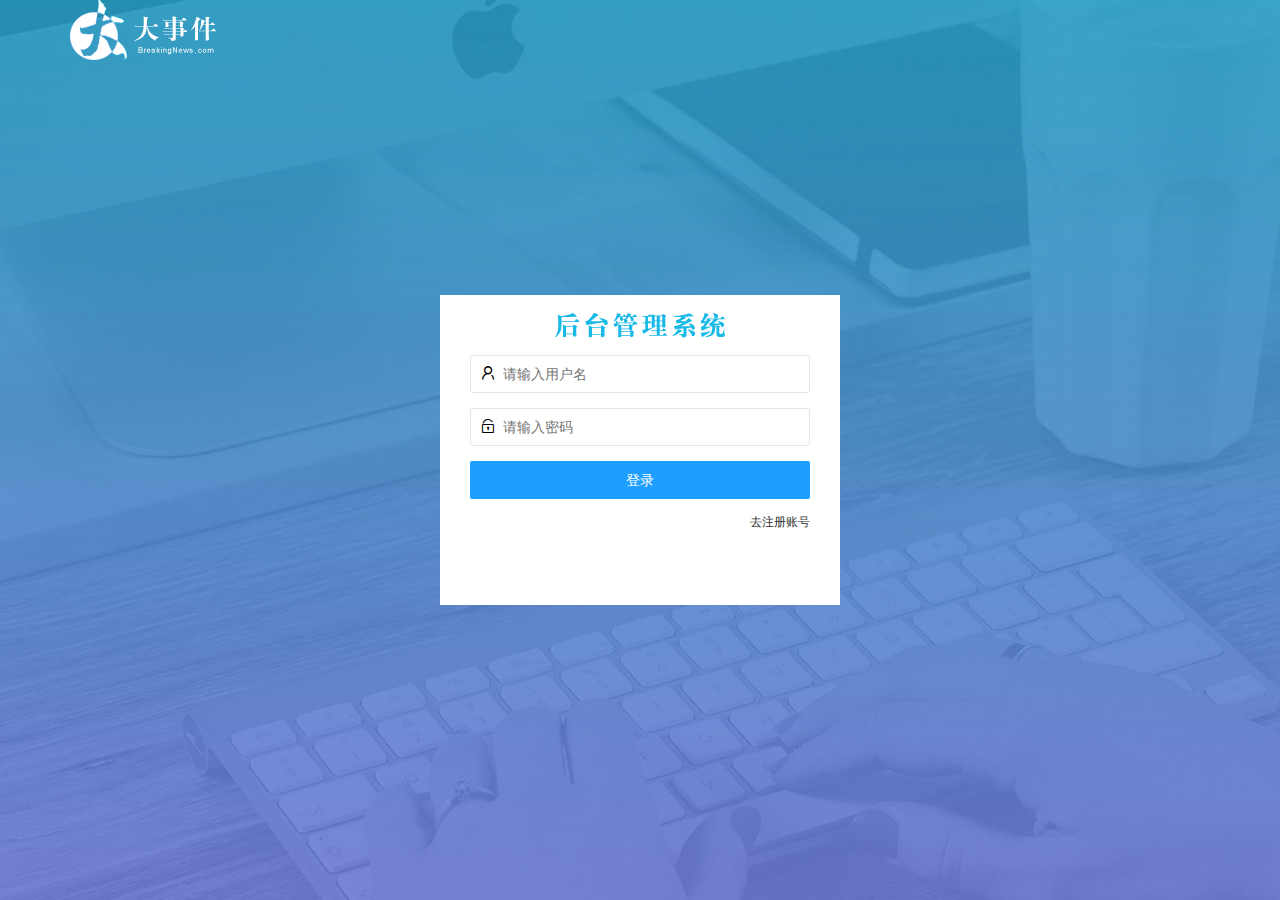
<file: login.html>
<!DOCTYPE html>
<html lang="en">

<head>
    <meta charset="UTF-8">
    <meta name="viewport" content="width=device-width, initial-scale=1.0">
    <title>大事件-登录/注册</title>
    <!-- 导入layUI文件 -->
    <link rel="stylesheet" href="./assets/lib/layui/css/layui.css">
    <!-- 导入自己的css样式 -->
    <link rel="stylesheet" href="./assets/css/login.css">
 
</head>

<body>
    <!-- 头部LOGO区域 -->
    <div class="layui-main">
        <img src="/assets/images/logo.png" alt="">
    </div>
    <!-- 登录注册区域 -->
    <div class="loginAndRegbox">
        <div class="title-box"></div>
        <!-- 登录的div -->
        <div class="login-box">
            <!-- 登录的表单 -->
            <form class="layui-form" id="form_login">
                <!-- 用户名 -->
                <div class="layui-form-item">
                    <i class="layui-icon layui-icon-username"></i>
                    <input type="text" name="username" required lay-verify="required" placeholder="请输入用户名"
                        autocomplete="off" class="layui-input" />
                </div>
                <!-- 密码 -->
                <div class="layui-form-item">
                    <i class="layui-icon layui-icon-password"></i>
                    <input type="password" name="password" required lay-verify="required|pwd" placeholder="请输入密码"
                        autocomplete="off" class="layui-input" />
                </div>
                <!-- 登录按钮 -->
                <div class="layui-form-item">
                    <!-- 注意：表单提交按钮和普通按钮的区别，就是 lay-submit 属性 -->
                    <button class="layui-btn layui-btn-fluid layui-btn-normal" lay-submit>登录</button>
                </div>
                <div class="layui-form-item links">
                    <a href="javascript:;" id="link_reg">去注册账号</a>
                </div>
            </form>
           
        </div>
        <!-- 注册的div -->
        <div class="reg-box">
            <!-- 注册的表单 -->
            <form class="layui-form" id="form_reg">
                <!-- 用户名 -->
                <div class="layui-form-item">
                    <i class="layui-icon layui-icon-username"></i>
                    <input type="text" name="username" required lay-verify="required" placeholder="请输入用户名"
                        autocomplete="off" class="layui-input" />
                </div>
                <!-- 密码 -->
                <div class="layui-form-item">
                    <i class="layui-icon layui-icon-password"></i>
                    <input type="password" name="password" required lay-verify="required|pwd" placeholder="请输入密码"
                        autocomplete="off" class="layui-input" />
                </div>
                <!-- 确认密码 -->
                <div class="layui-form-item">
                    <i class="layui-icon layui-icon-password"></i>
                    <input type="password" name="repassword" required lay-verify="required|pwd|repwd" placeholder="再次确认密码"
                        autocomplete="off" class="layui-input" />
                </div>
                <!-- 注册按钮 -->
                <div class="layui-form-item">
                    <!-- 注意：表单提交按钮和普通按钮的区别，就是 lay-submit 属性 -->
                    <button class="layui-btn layui-btn-fluid layui-btn-normal" lay-submit>注册</button>
                </div>
                <div class="layui-form-item links">
                    <a href="javascript:;" id="link_login">去登录账号</a>
                </div>
            </form>
            

        </div>
    </div>

       <!-- 导入jquery文件 -->
       <script src="./assets/lib/jquery.js"></script>
       <!-- 导入自己写的js文件 -->
       <script src="./assets/js/login.js"></script>
       <!-- 导入layui的js文件 -->
       <script src="./assets/lib/layui/layui.all.js"></script>
       <!-- 导入baseAPI.js文件 -->
       <script src="./assets/js/baseAPI.js"></script>
</body>

</html>
</file>
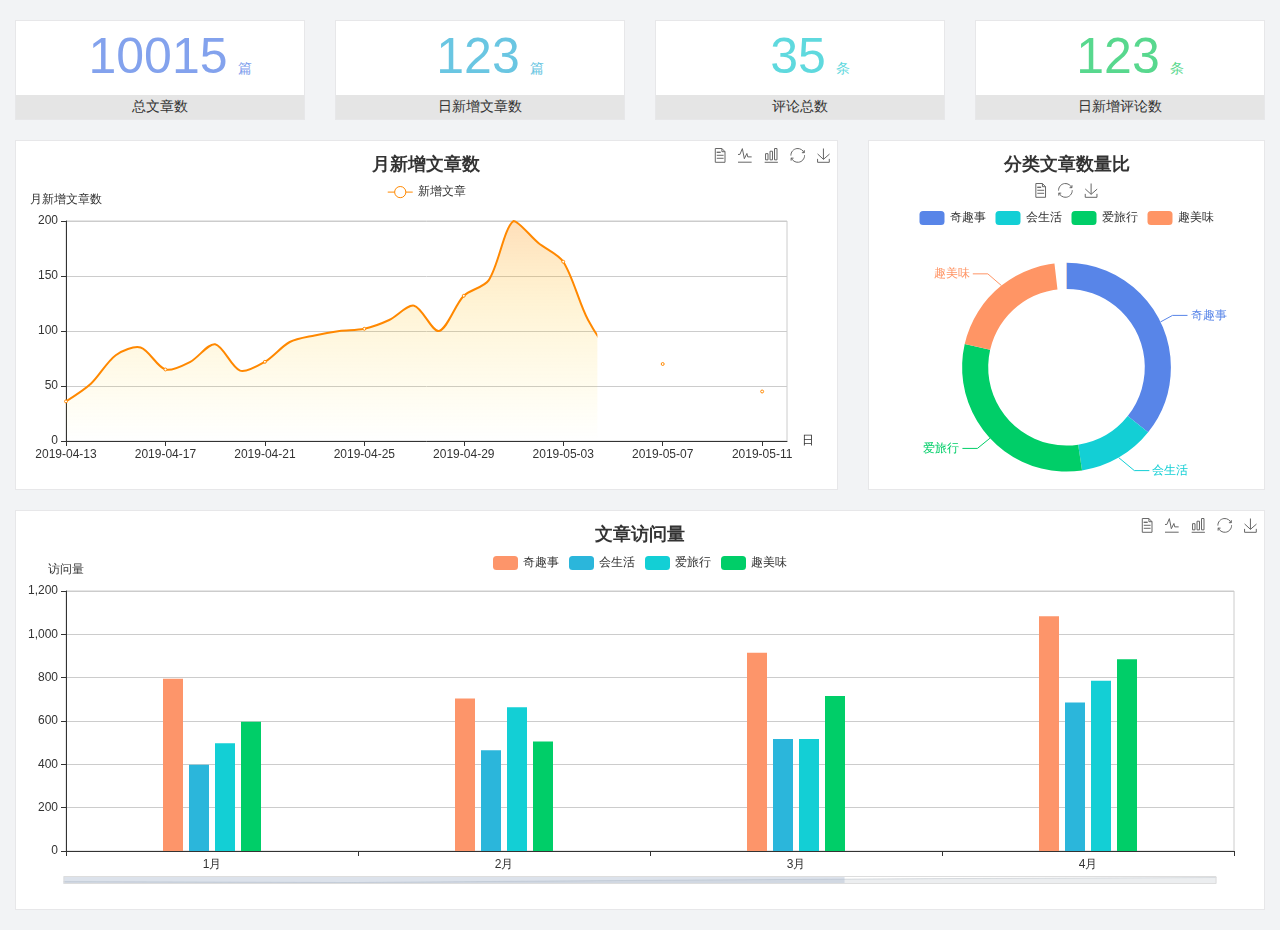
<file: home/dashboard.html>
<!DOCTYPE html>
<html lang="en">

<head>
  <meta charset="UTF-8">
  <meta name="viewport" content="width=device-width, initial-scale=1.0">
  <meta http-equiv="X-UA-Compatible" content="ie=edge">
  <title>图表统计</title>
  <link rel="stylesheet" href="../../assets/lib/bootstrap.css" />
  <link rel="stylesheet" href="../../assets/lib/main.css" />
  <script src="../../assets/lib/jquery.js"></script>
  <script type="text/javascript" src="../../assets/lib/echarts.min.js"></script>
</head>

<body>
  <div class="container-fluid">
    <div class="row spannel_list">
      <div class="col-sm-3 col-xs-6">
        <div class="spannel">
          <em>10015</em><span>篇</span>
          <b>总文章数</b>
        </div>
      </div>
      <div class="col-sm-3 col-xs-6">
        <div class="spannel scolor01">
          <em>123</em><span>篇</span>
          <b>日新增文章数</b>
        </div>
      </div>
      <div class="col-sm-3 col-xs-6">
        <div class="spannel scolor02">
          <em>35</em><span>条</span>
          <b>评论总数</b>
        </div>
      </div>
      <div class="col-sm-3 col-xs-6">
        <div class="spannel scolor03">
          <em>123</em><span>条</span>
          <b>日新增评论数</b>
        </div>
      </div>
    </div>
  </div>

  <div class="container-fluid">
    <div class="row curve-pie">
      <div class="col-lg-8 col-md-8">
        <div class="gragh_pannel" id="curve_show"></div>
      </div>
      <div class="col-lg-4 col-md-4">
        <div class="gragh_pannel" id="pie_show"></div>
      </div>
    </div>
  </div>

  <div class="container-fluid">
    <div class="column_pannel" id="column_show"></div>
  </div>

  <script>
    var oChart = echarts.init(document.getElementById('curve_show'));
    var aList_all = [
      { 'count': 36, 'date': '2019-04-13' },
      { 'count': 52, 'date': '2019-04-14' },
      { 'count': 78, 'date': '2019-04-15' },
      { 'count': 85, 'date': '2019-04-16' },
      { 'count': 65, 'date': '2019-04-17' },
      { 'count': 72, 'date': '2019-04-18' },
      { 'count': 88, 'date': '2019-04-19' },
      { 'count': 64, 'date': '2019-04-20' },
      { 'count': 72, 'date': '2019-04-21' },
      { 'count': 90, 'date': '2019-04-22' },
      { 'count': 96, 'date': '2019-04-23' },
      { 'count': 100, 'date': '2019-04-24' },
      { 'count': 102, 'date': '2019-04-25' },
      { 'count': 110, 'date': '2019-04-26' },
      { 'count': 123, 'date': '2019-04-27' },
      { 'count': 100, 'date': '2019-04-28' },
      { 'count': 132, 'date': '2019-04-29' },
      { 'count': 146, 'date': '2019-04-30' },
      { 'count': 200, 'date': '2019-05-01' },
      { 'count': 180, 'date': '2019-05-02' },
      { 'count': 163, 'date': '2019-05-03' },
      { 'count': 110, 'date': '2019-05-04' },
      { 'count': 80, 'date': '2019-05-05' },
      { 'count': 82, 'date': '2019-05-06' },
      { 'count': 70, 'date': '2019-05-07' },
      { 'count': 65, 'date': '2019-05-08' },
      { 'count': 54, 'date': '2019-05-09' },
      { 'count': 40, 'date': '2019-05-10' },
      { 'count': 45, 'date': '2019-05-11' },
      { 'count': 38, 'date': '2019-05-12' },
    ];

    let aCount = [];
    let aDate = [];

    for (var i = 0; i < aList_all.length; i++) {
      aCount.push(aList_all[i].count);
      aDate.push(aList_all[i].date);
    }

    var chartopt = {
      title: {
        text: '月新增文章数',
        left: 'center',
        top: '10'
      },
      tooltip: {
        trigger: 'axis'
      },
      legend: {
        data: ['新增文章'],
        top: '40'
      },
      toolbox: {
        show: true,
        feature: {
          mark: { show: true },
          dataView: { show: true, readOnly: false },
          magicType: { show: true, type: ['line', 'bar'] },
          restore: { show: true },
          saveAsImage: { show: true }
        }
      },
      calculable: true,
      xAxis: [
        {
          name: '日',
          type: 'category',
          boundaryGap: false,
          data: aDate
        }
      ],
      yAxis: [
        {
          name: '月新增文章数',
          type: 'value'
        }
      ],
      series: [
        {
          name: '新增文章',
          type: 'line',
          smooth: true,
          itemStyle: { normal: { areaStyle: { type: 'default' }, color: '#f80' }, lineStyle: { color: '#f80' } },
          data: aCount
        }],
      areaStyle: {
        normal: {
          color: new echarts.graphic.LinearGradient(0, 0, 0, 1, [{
            offset: 0,
            color: 'rgba(255,136,0,0.39)'
          }, {
            offset: .34,
            color: 'rgba(255,180,0,0.25)'
          }, {
            offset: 1,
            color: 'rgba(255,222,0,0.00)'
          }])

        }
      },
      grid: {
        show: true,
        x: 50,
        x2: 50,
        y: 80,
        height: 220
      }
    };

    oChart.setOption(chartopt);


    var oPie = echarts.init(document.getElementById('pie_show'));
    var oPieopt =
    {
      title: {
        top: 10,
        text: '分类文章数量比',
        x: 'center'
      },
      tooltip: {
        trigger: 'item',
        formatter: "{a} <br/>{b} : {c} ({d}%)"
      },
      color: ['#5885e8', '#13cfd5', '#00ce68', '#ff9565'],
      legend: {
        x: 'center',
        top: 65,
        data: ['奇趣事', '会生活', '爱旅行', '趣美味']
      },
      toolbox: {
        show: true,
        x: 'center',
        top: 35,
        feature: {
          mark: { show: true },
          dataView: { show: true, readOnly: false },
          magicType: {
            show: true,
            type: ['pie', 'funnel'],
            option: {
              funnel: {
                x: '25%',
                width: '50%',
                funnelAlign: 'left',
                max: 1548
              }
            }
          },
          restore: { show: true },
          saveAsImage: { show: true }
        }
      },
      calculable: true,
      series: [
        {
          name: '访问来源',
          type: 'pie',
          radius: ['45%', '60%'],
          center: ['50%', '65%'],
          data: [
            { value: 300, name: '奇趣事' },
            { value: 100, name: '会生活' },
            { value: 260, name: '爱旅行' },
            { value: 180, name: '趣美味' }
          ]
        }
      ]
    };
    oPie.setOption(oPieopt);



    var oColumn = this.echarts.init(document.getElementById('column_show'));
    var oColumnopt =
    {
      title: {
        text: '文章访问量',
        left: 'center',
        top: '10'
      },
      tooltip: {
        trigger: 'axis'
      },
      legend: {
        data: ['奇趣事', '会生活', '爱旅行', '趣美味'],
        top: '40'
      },
      toolbox: {
        show: true,
        feature: {
          mark: { show: true },
          dataView: { show: true, readOnly: false },
          magicType: { show: true, type: ['line', 'bar'] },
          restore: { show: true },
          saveAsImage: { show: true }
        }
      },
      calculable: true,
      xAxis: [
        {
          type: 'category',
          data: ['1月', '2月', '3月', '4月', '5月']
        }
      ],
      yAxis: [
        {
          name: '访问量',
          type: 'value'
        }
      ],
      series: [
        {
          name: '奇趣事',
          type: 'bar',
          barWidth: 20,
          itemStyle: {
            normal: { areaStyle: { type: 'default' }, color: '#fd956a' }
          },
          data: [800, 708, 920, 1090, 1200]
        },
        {
          name: '会生活',
          type: 'bar',
          barWidth: 20,
          itemStyle: {
            normal: { areaStyle: { type: 'default' }, color: '#2bb6db' }
          },
          data: [400, 468, 520, 690, 800]
        },
        {
          name: '爱旅行',
          type: 'bar',
          barWidth: 20,
          itemStyle: {
            normal: { areaStyle: { type: 'default' }, color: '#13cfd5' }
          },
          data: [500, 668, 520, 790, 900]
        },
        {
          name: '趣美味',
          type: 'bar',
          barWidth: 20,
          itemStyle: {
            normal: { areaStyle: { type: 'default' }, color: '#00ce68' }
          },
          data: [600, 508, 720, 890, 1000]
        }
      ],
      grid: {
        show: true,
        x: 50,
        x2: 30,
        y: 80,
        height: 260
      },
      dataZoom: [//给x轴设置滚动条
        {
          start: 0,//默认为0
          end: 100 - 1000 / 31,//默认为100
          type: 'slider',
          show: true,
          xAxisIndex: [0],
          handleSize: 0,//滑动条的 左右2个滑动条的大小
          height: 8,//组件高度
          left: 45, //左边的距离
          right: 50,//右边的距离
          bottom: 26,//右边的距离
          handleColor: '#ddd',//h滑动图标的颜色
          handleStyle: {
            borderColor: "#cacaca",
            borderWidth: "1",
            shadowBlur: 2,
            background: "#ddd",
            shadowColor: "#ddd",
          }
        }]
    };
    oColumn.setOption(oColumnopt);
  </script>
</body>

</html>
</file>
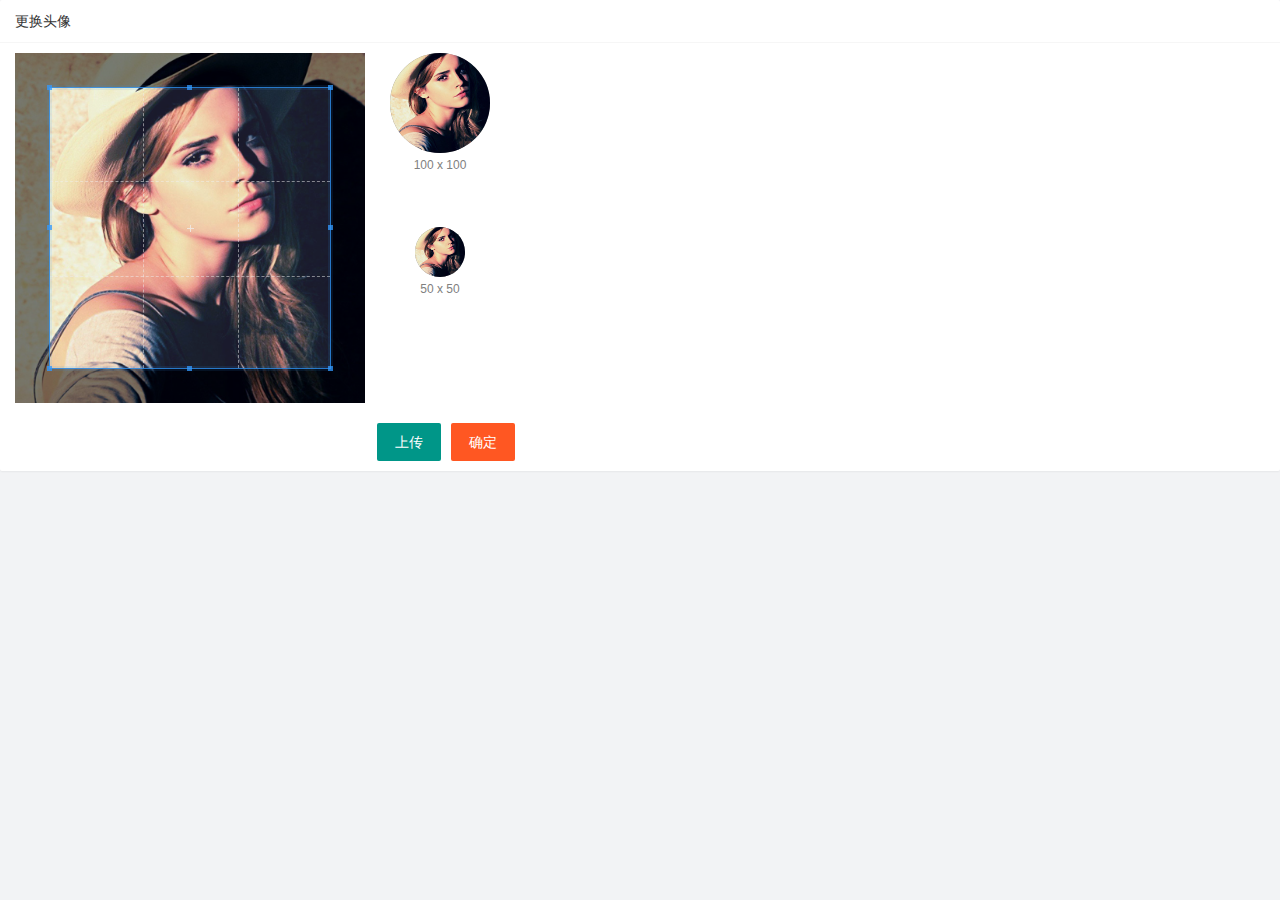
<file: user/user_avatar.html>
<!DOCTYPE html>
<html lang="en">
<head>
    <meta charset="UTF-8">
    <meta name="viewport" content="width=device-width, initial-scale=1.0">
    <title>Document</title>
    <link rel="stylesheet" href="/user/css/user_avatar.css">
    <link rel="stylesheet" href="/assets/lib/layui/css/layui.css">
    <link rel="stylesheet" href="/assets/lib/cropper/cropper.css">
</head>
<body>
    <div class="layui-card">
        <div class="layui-card-header">更换头像</div>
        <div class="layui-card-body">
            <!-- 第一行的图片裁剪和预览区域 -->
            <div class="row1">
              <!-- 图片裁剪区域 -->
              <div class="cropper-box">
                <!-- 这个 img 标签很重要，将来会把它初始化为裁剪区域 -->
                <img id="image" src="/assets/images/sample.jpg" />
              </div>
              <!-- 图片的预览区域 -->
              <div class="preview-box">
                <div>
                  <!-- 宽高为 100px 的预览区域 -->
                  <div class="img-preview w100"></div>
                  <p class="size">100 x 100</p>
                </div>
                <div>
                  <!-- 宽高为 50px 的预览区域 -->
                  <div class="img-preview w50"></div>
                  <p class="size">50 x 50</p>
                </div>
              </div>
            </div>
    
            <!-- 第二行的按钮区域 -->
            <div class="row2">
              <!-- 通过 accept 属性，可以指定，允许用户选择什么类型的文件 -->
              <input type="file" id="file" accept="image/png,image/jpeg" />
              <button type="button" class="layui-btn" id="btnChooseImage">上传</button>
              <button type="button" class="layui-btn layui-btn-danger" id="btnUpload">确定</button>
            </div>
          </div>
      </div>

      <script src="/assets/lib/layui/layui.all.js"></script>
      <script src="/assets/lib/jquery.js"></script>
      <script src="/assets/lib/cropper/Cropper.js"></script>
      <script src="/assets/lib/cropper/jquery-cropper.js"></script>
      <script src="/user/js/user_avatar.js"></script>
      <script src="/assets/js/baseAPI.js"></script>
</body>
</html>
</file>
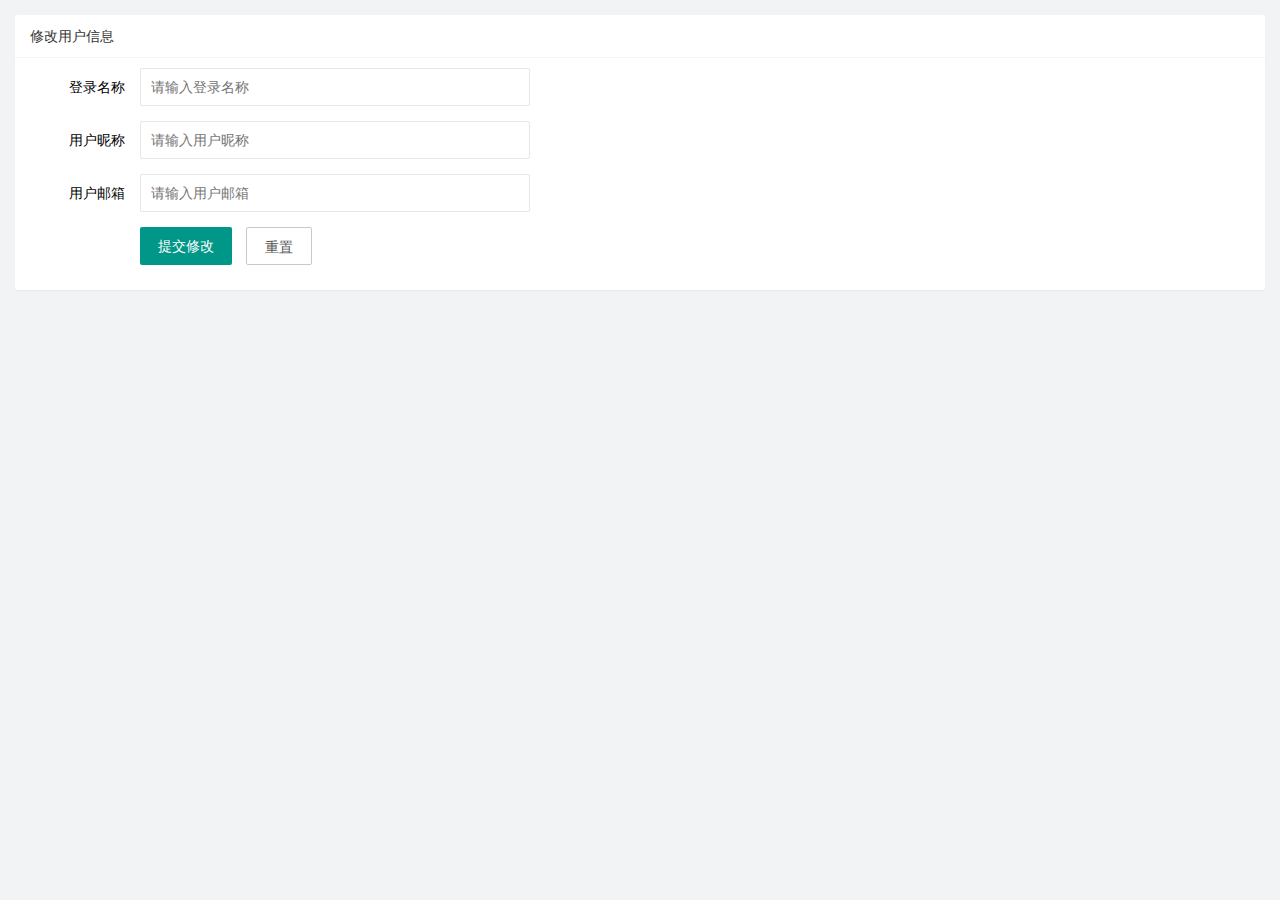
<file: user/user_info.html>
<!DOCTYPE html>
<html lang="en">

<head>
    <meta charset="UTF-8">
    <meta name="viewport" content="width=device-width, initial-scale=1.0">
    <title>Document</title>
    <!-- 导入layui的css样式 -->
    <link rel="stylesheet" href="/assets/lib/layui/css/layui.css">
    <!-- 导入自己的css样式表 -->
    <link rel="stylesheet" href="/user/css/user_info.css">
</head>

<body>
    <div class="layui-card">
        <div class="layui-card-header">修改用户信息</div>
        <div class="layui-card-body">
            <form class="layui-form" lay-filter="formUserInfo">
                <!-- 隐藏域 -->
                <input type="hidden" name="id" value="">
                <div class="layui-form-item">
                    <label class="layui-form-label">登录名称</label>
                    <div class="layui-input-block">
                        <input type="text" name="username" required lay-verify="required" placeholder="请输入登录名称"
                            autocomplete="off" class="layui-input" readonly>
                    </div>
                </div>
                <div class="layui-form-item">
                    <label class="layui-form-label">用户昵称</label>
                    <div class="layui-input-block">
                        <input type="text" name="nickname" required lay-verify="required|nickname" placeholder="请输入用户昵称"
                            autocomplete="off" class="layui-input">
                    </div>
                </div>
                <div class="layui-form-item">
                    <label class="layui-form-label">用户邮箱</label>
                    <div class="layui-input-block">
                        <input type="text" name="email" required lay-verify="required|email" placeholder="请输入用户邮箱"
                            autocomplete="off" class="layui-input">
                    </div>
                </div>
                <div class="layui-form-item">
                    <div class="layui-input-block">
                        <button class="layui-btn" lay-submit lay-filter="formDemo">提交修改</button>
                        <button type="reset" class="layui-btn layui-btn-primary" id="btnReset">重置</button>
                    </div>
                </div>
            </form>
        </div>
    </div>

    <!-- 导入layui的js -->
    <script src="/assets/lib/layui/layui.all.js"></script>
    <!-- 导入jquery文件 -->
    <script src="/assets/lib/jquery.js"></script>
    <!-- 导入自己写的js文件 -->
    <script src="/user/js/user_info.js"></script>
    <!-- 导入baseAPI文件 -->
    <script src="/assets/js/baseAPI.js"></script>
</body>

</html>
</file>
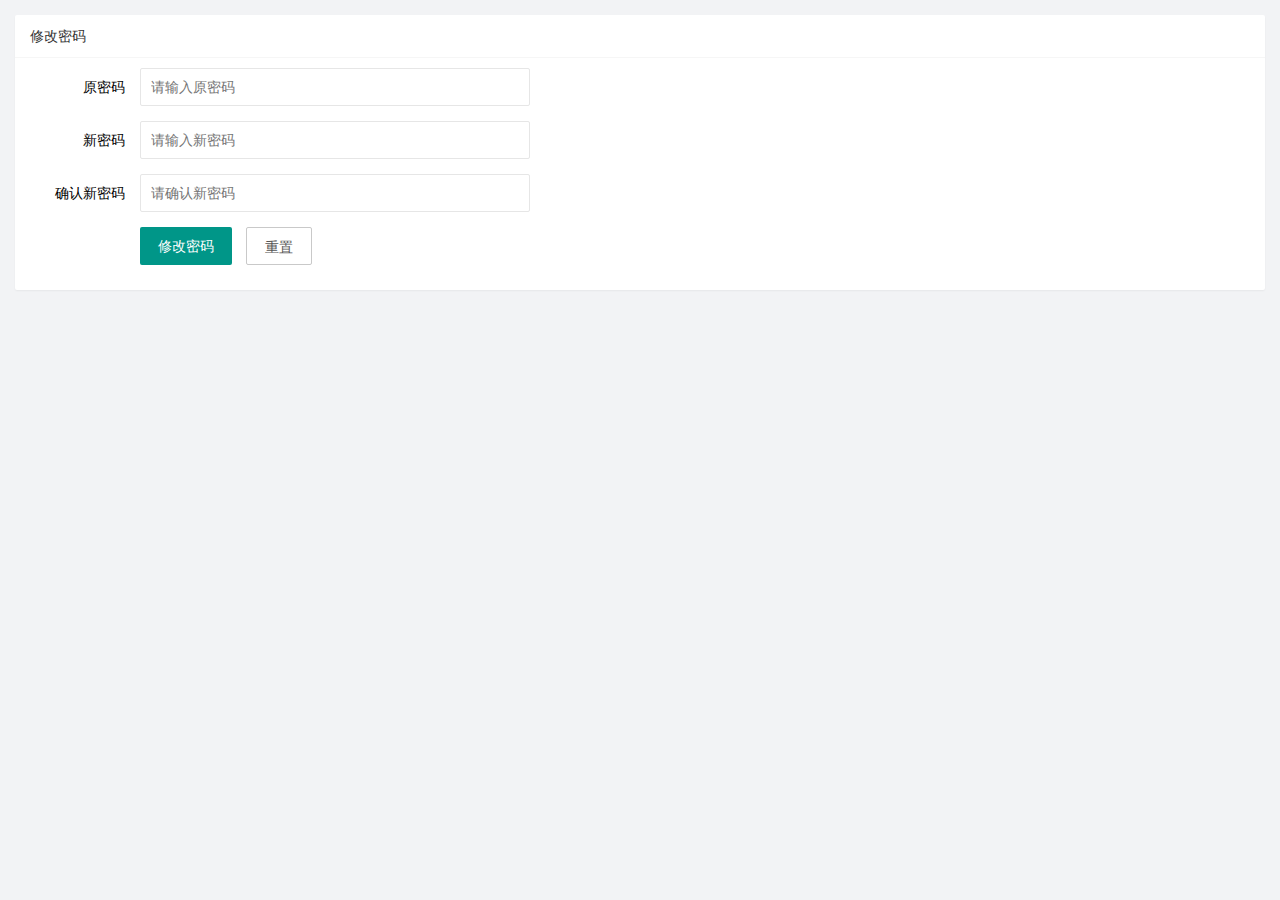
<file: user/user_pwd.html>
<!DOCTYPE html>
<html lang="en">
<head>
    <meta charset="UTF-8">
    <meta name="viewport" content="width=device-width, initial-scale=1.0">
    <title>Document</title>
     <!-- 导入layui的css样式 -->
     <link rel="stylesheet" href="/assets/lib/layui/css/layui.css">
     <!-- 导入自己的css样式表 -->
     <link rel="stylesheet" href="/user/css/user_pwd.css">
</head>
<body>
    <div class="layui-card">
        <div class="layui-card-header">修改密码</div>
        <div class="layui-card-body">
            <form class="layui-form" >
                <input type="hidden" name="id" value="">
                <div class="layui-form-item">
                    <label class="layui-form-label">原密码</label>
                    <div class="layui-input-block">
                        <input type="password" name="oldPwd" required lay-verify="required|pwd" placeholder="请输入原密码"
                            autocomplete="off" class="layui-input" >
                    </div>
                </div>
                <div class="layui-form-item">
                    <label class="layui-form-label">新密码</label>
                    <div class="layui-input-block">
                        <input type="password" name="newPwd" required lay-verify="required|pwd|samePwd" placeholder="请输入新密码"
                            autocomplete="off" class="layui-input">
                    </div>
                </div>
                <div class="layui-form-item">
                    <label class="layui-form-label">确认新密码</label>
                    <div class="layui-input-block">
                        <input type="password" name="rePwd" required lay-verify="required|pwd|rePwd" placeholder="请确认新密码"
                            autocomplete="off" class="layui-input">
                    </div>
                </div>
                <div class="layui-form-item">
                    <div class="layui-input-block">
                        <button class="layui-btn" lay-submit lay-filter="formDemo">修改密码</button>
                        <button type="reset" class="layui-btn layui-btn-primary" id="btnReset">重置</button>
                    </div>
                </div>
            </form>
        </div>
      </div>

      
    <!-- 导入layui的js -->
    <script src="/assets/lib/layui/layui.all.js"></script>
    <!-- 导入jquery文件 -->
    <script src="/assets/lib/jquery.js"></script>
    <!-- 导入自己写的js文件 -->
    <script src="/user/js/user_pwd.js"></script>
    <!-- 导入baseAPI文件 -->
    <script src="/assets/js/baseAPI.js"></script>
</body>
</html>
</file>
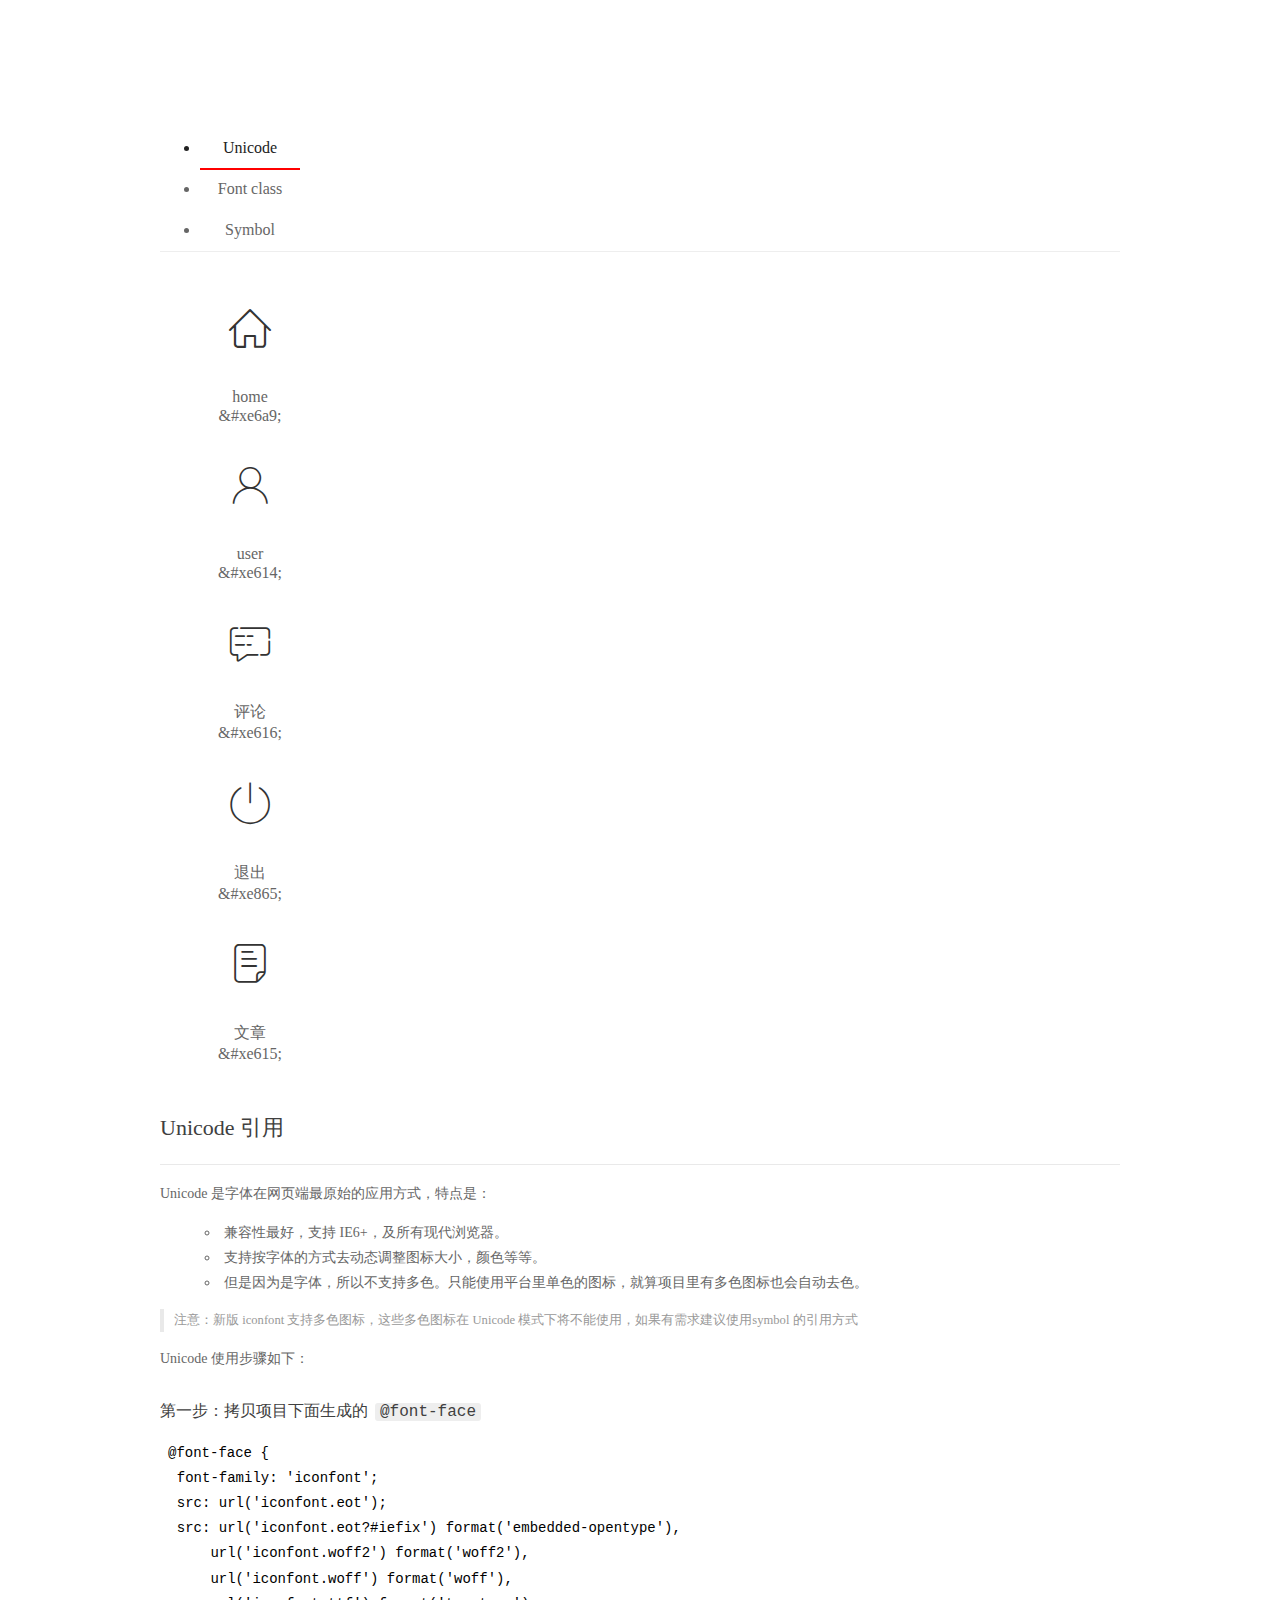
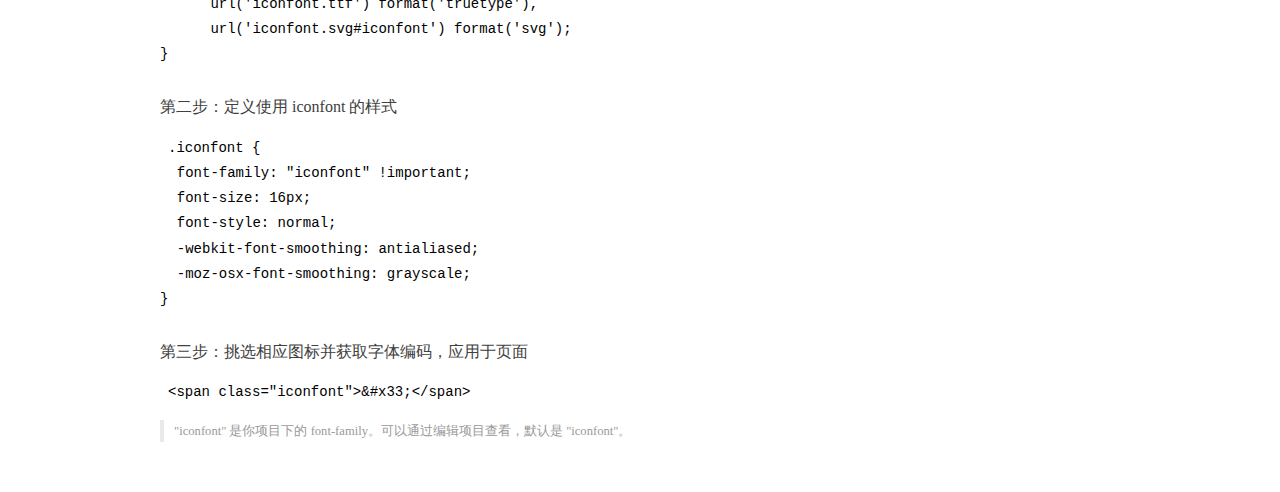
<file: assets/fonts/demo_index.html>
<!DOCTYPE html>
<html>
<head>
  <meta charset="utf-8"/>
  <title>IconFont Demo</title>
  <link rel="shortcut icon" href="https://gtms04.alicdn.com/tps/i4/TB1_oz6GVXXXXaFXpXXJDFnIXXX-64-64.ico" type="image/x-icon"/>
  <link rel="stylesheet" href="https://g.alicdn.com/thx/cube/1.3.2/cube.min.css">
  <link rel="stylesheet" href="demo.css">
  <link rel="stylesheet" href="iconfont.css">
  <script src="iconfont.js"></script>
  <!-- jQuery -->
  <script src="https://a1.alicdn.com/oss/uploads/2018/12/26/7bfddb60-08e8-11e9-9b04-53e73bb6408b.js"></script>
  <!-- 代码高亮 -->
  <script src="https://a1.alicdn.com/oss/uploads/2018/12/26/a3f714d0-08e6-11e9-8a15-ebf944d7534c.js"></script>
</head>
<body>
  <div class="main">
    <h1 class="logo"><a href="https://www.iconfont.cn/" title="iconfont 首页" target="_blank">&#xe86b;</a></h1>
    <div class="nav-tabs">
      <ul id="tabs" class="dib-box">
        <li class="dib active"><span>Unicode</span></li>
        <li class="dib"><span>Font class</span></li>
        <li class="dib"><span>Symbol</span></li>
      </ul>
      
    </div>
    <div class="tab-container">
      <div class="content unicode" style="display: block;">
          <ul class="icon_lists dib-box">
          
            <li class="dib">
              <span class="icon iconfont">&#xe6a9;</span>
                <div class="name">home</div>
                <div class="code-name">&amp;#xe6a9;</div>
              </li>
          
            <li class="dib">
              <span class="icon iconfont">&#xe614;</span>
                <div class="name">user</div>
                <div class="code-name">&amp;#xe614;</div>
              </li>
          
            <li class="dib">
              <span class="icon iconfont">&#xe616;</span>
                <div class="name">评论</div>
                <div class="code-name">&amp;#xe616;</div>
              </li>
          
            <li class="dib">
              <span class="icon iconfont">&#xe865;</span>
                <div class="name">退出</div>
                <div class="code-name">&amp;#xe865;</div>
              </li>
          
            <li class="dib">
              <span class="icon iconfont">&#xe615;</span>
                <div class="name">文章</div>
                <div class="code-name">&amp;#xe615;</div>
              </li>
          
          </ul>
          <div class="article markdown">
          <h2 id="unicode-">Unicode 引用</h2>
          <hr>

          <p>Unicode 是字体在网页端最原始的应用方式，特点是：</p>
          <ul>
            <li>兼容性最好，支持 IE6+，及所有现代浏览器。</li>
            <li>支持按字体的方式去动态调整图标大小，颜色等等。</li>
            <li>但是因为是字体，所以不支持多色。只能使用平台里单色的图标，就算项目里有多色图标也会自动去色。</li>
          </ul>
          <blockquote>
            <p>注意：新版 iconfont 支持多色图标，这些多色图标在 Unicode 模式下将不能使用，如果有需求建议使用symbol 的引用方式</p>
          </blockquote>
          <p>Unicode 使用步骤如下：</p>
          <h3 id="-font-face">第一步：拷贝项目下面生成的 <code>@font-face</code></h3>
<pre><code class="language-css"
>@font-face {
  font-family: 'iconfont';
  src: url('iconfont.eot');
  src: url('iconfont.eot?#iefix') format('embedded-opentype'),
      url('iconfont.woff2') format('woff2'),
      url('iconfont.woff') format('woff'),
      url('iconfont.ttf') format('truetype'),
      url('iconfont.svg#iconfont') format('svg');
}
</code></pre>
          <h3 id="-iconfont-">第二步：定义使用 iconfont 的样式</h3>
<pre><code class="language-css"
>.iconfont {
  font-family: "iconfont" !important;
  font-size: 16px;
  font-style: normal;
  -webkit-font-smoothing: antialiased;
  -moz-osx-font-smoothing: grayscale;
}
</code></pre>
          <h3 id="-">第三步：挑选相应图标并获取字体编码，应用于页面</h3>
<pre>
<code class="language-html"
>&lt;span class="iconfont"&gt;&amp;#x33;&lt;/span&gt;
</code></pre>
          <blockquote>
            <p>"iconfont" 是你项目下的 font-family。可以通过编辑项目查看，默认是 "iconfont"。</p>
          </blockquote>
          </div>
      </div>
      <div class="content font-class">
        <ul class="icon_lists dib-box">
          
          <li class="dib">
            <span class="icon iconfont icon-home"></span>
            <div class="name">
              home
            </div>
            <div class="code-name">.icon-home
            </div>
          </li>
          
          <li class="dib">
            <span class="icon iconfont icon-user"></span>
            <div class="name">
              user
            </div>
            <div class="code-name">.icon-user
            </div>
          </li>
          
          <li class="dib">
            <span class="icon iconfont icon-pinglun"></span>
            <div class="name">
              评论
            </div>
            <div class="code-name">.icon-pinglun
            </div>
          </li>
          
          <li class="dib">
            <span class="icon iconfont icon-tuichu"></span>
            <div class="name">
              退出
            </div>
            <div class="code-name">.icon-tuichu
            </div>
          </li>
          
          <li class="dib">
            <span class="icon iconfont icon-16"></span>
            <div class="name">
              文章
            </div>
            <div class="code-name">.icon-16
            </div>
          </li>
          
        </ul>
        <div class="article markdown">
        <h2 id="font-class-">font-class 引用</h2>
        <hr>

        <p>font-class 是 Unicode 使用方式的一种变种，主要是解决 Unicode 书写不直观，语意不明确的问题。</p>
        <p>与 Unicode 使用方式相比，具有如下特点：</p>
        <ul>
          <li>兼容性良好，支持 IE8+，及所有现代浏览器。</li>
          <li>相比于 Unicode 语意明确，书写更直观。可以很容易分辨这个 icon 是什么。</li>
          <li>因为使用 class 来定义图标，所以当要替换图标时，只需要修改 class 里面的 Unicode 引用。</li>
          <li>不过因为本质上还是使用的字体，所以多色图标还是不支持的。</li>
        </ul>
        <p>使用步骤如下：</p>
        <h3 id="-fontclass-">第一步：引入项目下面生成的 fontclass 代码：</h3>
<pre><code class="language-html">&lt;link rel="stylesheet" href="./iconfont.css"&gt;
</code></pre>
        <h3 id="-">第二步：挑选相应图标并获取类名，应用于页面：</h3>
<pre><code class="language-html">&lt;span class="iconfont icon-xxx"&gt;&lt;/span&gt;
</code></pre>
        <blockquote>
          <p>"
            iconfont" 是你项目下的 font-family。可以通过编辑项目查看，默认是 "iconfont"。</p>
        </blockquote>
      </div>
      </div>
      <div class="content symbol">
          <ul class="icon_lists dib-box">
          
            <li class="dib">
                <svg class="icon svg-icon" aria-hidden="true">
                  <use xlink:href="#icon-home"></use>
                </svg>
                <div class="name">home</div>
                <div class="code-name">#icon-home</div>
            </li>
          
            <li class="dib">
                <svg class="icon svg-icon" aria-hidden="true">
                  <use xlink:href="#icon-user"></use>
                </svg>
                <div class="name">user</div>
                <div class="code-name">#icon-user</div>
            </li>
          
            <li class="dib">
                <svg class="icon svg-icon" aria-hidden="true">
                  <use xlink:href="#icon-pinglun"></use>
                </svg>
                <div class="name">评论</div>
                <div class="code-name">#icon-pinglun</div>
            </li>
          
            <li class="dib">
                <svg class="icon svg-icon" aria-hidden="true">
                  <use xlink:href="#icon-tuichu"></use>
                </svg>
                <div class="name">退出</div>
                <div class="code-name">#icon-tuichu</div>
            </li>
          
            <li class="dib">
                <svg class="icon svg-icon" aria-hidden="true">
                  <use xlink:href="#icon-16"></use>
                </svg>
                <div class="name">文章</div>
                <div class="code-name">#icon-16</div>
            </li>
          
          </ul>
          <div class="article markdown">
          <h2 id="symbol-">Symbol 引用</h2>
          <hr>

          <p>这是一种全新的使用方式，应该说这才是未来的主流，也是平台目前推荐的用法。相关介绍可以参考这篇<a href="">文章</a>
            这种用法其实是做了一个 SVG 的集合，与另外两种相比具有如下特点：</p>
          <ul>
            <li>支持多色图标了，不再受单色限制。</li>
            <li>通过一些技巧，支持像字体那样，通过 <code>font-size</code>, <code>color</code> 来调整样式。</li>
            <li>兼容性较差，支持 IE9+，及现代浏览器。</li>
            <li>浏览器渲染 SVG 的性能一般，还不如 png。</li>
          </ul>
          <p>使用步骤如下：</p>
          <h3 id="-symbol-">第一步：引入项目下面生成的 symbol 代码：</h3>
<pre><code class="language-html">&lt;script src="./iconfont.js"&gt;&lt;/script&gt;
</code></pre>
          <h3 id="-css-">第二步：加入通用 CSS 代码（引入一次就行）：</h3>
<pre><code class="language-html">&lt;style&gt;
.icon {
  width: 1em;
  height: 1em;
  vertical-align: -0.15em;
  fill: currentColor;
  overflow: hidden;
}
&lt;/style&gt;
</code></pre>
          <h3 id="-">第三步：挑选相应图标并获取类名，应用于页面：</h3>
<pre><code class="language-html">&lt;svg class="icon" aria-hidden="true"&gt;
  &lt;use xlink:href="#icon-xxx"&gt;&lt;/use&gt;
&lt;/svg&gt;
</code></pre>
          </div>
      </div>

    </div>
  </div>
  <script>
  $(document).ready(function () {
      $('.tab-container .content:first').show()

      $('#tabs li').click(function (e) {
        var tabContent = $('.tab-container .content')
        var index = $(this).index()

        if ($(this).hasClass('active')) {
          return
        } else {
          $('#tabs li').removeClass('active')
          $(this).addClass('active')

          tabContent.hide().eq(index).fadeIn()
        }
      })
    })
  </script>
</body>
</html>
</file>
<file: assets/lib/layui/css/layui.css>
/** layui-v2.5.5 MIT License By https://www.layui.com */
 .layui-inline,img{display:inline-block;vertical-align:middle}h1,h2,h3,h4,h5,h6{font-weight:400}.layui-edge,.layui-header,.layui-inline,.layui-main{position:relative}.layui-body,.layui-edge,.layui-elip{overflow:hidden}.layui-btn,.layui-edge,.layui-inline,img{vertical-align:middle}.layui-btn,.layui-disabled,.layui-icon,.layui-unselect{-moz-user-select:none;-webkit-user-select:none;-ms-user-select:none}.layui-elip,.layui-form-checkbox span,.layui-form-pane .layui-form-label{text-overflow:ellipsis;white-space:nowrap}.layui-breadcrumb,.layui-tree-btnGroup{visibility:hidden}blockquote,body,button,dd,div,dl,dt,form,h1,h2,h3,h4,h5,h6,input,li,ol,p,pre,td,textarea,th,ul{margin:0;padding:0;-webkit-tap-highlight-color:rgba(0,0,0,0)}a:active,a:hover{outline:0}img{border:none}li{list-style:none}table{border-collapse:collapse;border-spacing:0}h4,h5,h6{font-size:100%}button,input,optgroup,option,select,textarea{font-family:inherit;font-size:inherit;font-style:inherit;font-weight:inherit;outline:0}pre{white-space:pre-wrap;white-space:-moz-pre-wrap;white-space:-pre-wrap;white-space:-o-pre-wrap;word-wrap:break-word}body{line-height:24px;font:14px Helvetica Neue,Helvetica,PingFang SC,Tahoma,Arial,sans-serif}hr{height:1px;margin:10px 0;border:0;clear:both}a{color:#333;text-decoration:none}a:hover{color:#777}a cite{font-style:normal;*cursor:pointer}.layui-border-box,.layui-border-box *{box-sizing:border-box}.layui-box,.layui-box *{box-sizing:content-box}.layui-clear{clear:both;*zoom:1}.layui-clear:after{content:'\20';clear:both;*zoom:1;display:block;height:0}.layui-inline{*display:inline;*zoom:1}.layui-edge{display:inline-block;width:0;height:0;border-width:6px;border-style:dashed;border-color:transparent}.layui-edge-top{top:-4px;border-bottom-color:#999;border-bottom-style:solid}.layui-edge-right{border-left-color:#999;border-left-style:solid}.layui-edge-bottom{top:2px;border-top-color:#999;border-top-style:solid}.layui-edge-left{border-right-color:#999;border-right-style:solid}.layui-disabled,.layui-disabled:hover{color:#d2d2d2!important;cursor:not-allowed!important}.layui-circle{border-radius:100%}.layui-show{display:block!important}.layui-hide{display:none!important}@font-face{font-family:layui-icon;src:url(../font/iconfont.eot?v=250);src:url(../font/iconfont.eot?v=250#iefix) format('embedded-opentype'),url(../font/iconfont.woff2?v=250) format('woff2'),url(../font/iconfont.woff?v=250) format('woff'),url(../font/iconfont.ttf?v=250) format('truetype'),url(../font/iconfont.svg?v=250#layui-icon) format('svg')}.layui-icon{font-family:layui-icon!important;font-size:16px;font-style:normal;-webkit-font-smoothing:antialiased;-moz-osx-font-smoothing:grayscale}.layui-icon-reply-fill:before{content:"\e611"}.layui-icon-set-fill:before{content:"\e614"}.layui-icon-menu-fill:before{content:"\e60f"}.layui-icon-search:before{content:"\e615"}.layui-icon-share:before{content:"\e641"}.layui-icon-set-sm:before{content:"\e620"}.layui-icon-engine:before{content:"\e628"}.layui-icon-close:before{content:"\1006"}.layui-icon-close-fill:before{content:"\1007"}.layui-icon-chart-screen:before{content:"\e629"}.layui-icon-star:before{content:"\e600"}.layui-icon-circle-dot:before{content:"\e617"}.layui-icon-chat:before{content:"\e606"}.layui-icon-release:before{content:"\e609"}.layui-icon-list:before{content:"\e60a"}.layui-icon-chart:before{content:"\e62c"}.layui-icon-ok-circle:before{content:"\1005"}.layui-icon-layim-theme:before{content:"\e61b"}.layui-icon-table:before{content:"\e62d"}.layui-icon-right:before{content:"\e602"}.layui-icon-left:before{content:"\e603"}.layui-icon-cart-simple:before{content:"\e698"}.layui-icon-face-cry:before{content:"\e69c"}.layui-icon-face-smile:before{content:"\e6af"}.layui-icon-survey:before{content:"\e6b2"}.layui-icon-tree:before{content:"\e62e"}.layui-icon-upload-circle:before{content:"\e62f"}.layui-icon-add-circle:before{content:"\e61f"}.layui-icon-download-circle:before{content:"\e601"}.layui-icon-templeate-1:before{content:"\e630"}.layui-icon-util:before{content:"\e631"}.layui-icon-face-surprised:before{content:"\e664"}.layui-icon-edit:before{content:"\e642"}.layui-icon-speaker:before{content:"\e645"}.layui-icon-down:before{content:"\e61a"}.layui-icon-file:before{content:"\e621"}.layui-icon-layouts:before{content:"\e632"}.layui-icon-rate-half:before{content:"\e6c9"}.layui-icon-add-circle-fine:before{content:"\e608"}.layui-icon-prev-circle:before{content:"\e633"}.layui-icon-read:before{content:"\e705"}.layui-icon-404:before{content:"\e61c"}.layui-icon-carousel:before{content:"\e634"}.layui-icon-help:before{content:"\e607"}.layui-icon-code-circle:before{content:"\e635"}.layui-icon-water:before{content:"\e636"}.layui-icon-username:before{content:"\e66f"}.layui-icon-find-fill:before{content:"\e670"}.layui-icon-about:before{content:"\e60b"}.layui-icon-location:before{content:"\e715"}.layui-icon-up:before{content:"\e619"}.layui-icon-pause:before{content:"\e651"}.layui-icon-date:before{content:"\e637"}.layui-icon-layim-uploadfile:before{content:"\e61d"}.layui-icon-delete:before{content:"\e640"}.layui-icon-play:before{content:"\e652"}.layui-icon-top:before{content:"\e604"}.layui-icon-friends:before{content:"\e612"}.layui-icon-refresh-3:before{content:"\e9aa"}.layui-icon-ok:before{content:"\e605"}.layui-icon-layer:before{content:"\e638"}.layui-icon-face-smile-fine:before{content:"\e60c"}.layui-icon-dollar:before{content:"\e659"}.layui-icon-group:before{content:"\e613"}.layui-icon-layim-download:before{content:"\e61e"}.layui-icon-picture-fine:before{content:"\e60d"}.layui-icon-link:before{content:"\e64c"}.layui-icon-diamond:before{content:"\e735"}.layui-icon-log:before{content:"\e60e"}.layui-icon-rate-solid:before{content:"\e67a"}.layui-icon-fonts-del:before{content:"\e64f"}.layui-icon-unlink:before{content:"\e64d"}.layui-icon-fonts-clear:before{content:"\e639"}.layui-icon-triangle-r:before{content:"\e623"}.layui-icon-circle:before{content:"\e63f"}.layui-icon-radio:before{content:"\e643"}.layui-icon-align-center:before{content:"\e647"}.layui-icon-align-right:before{content:"\e648"}.layui-icon-align-left:before{content:"\e649"}.layui-icon-loading-1:before{content:"\e63e"}.layui-icon-return:before{content:"\e65c"}.layui-icon-fonts-strong:before{content:"\e62b"}.layui-icon-upload:before{content:"\e67c"}.layui-icon-dialogue:before{content:"\e63a"}.layui-icon-video:before{content:"\e6ed"}.layui-icon-headset:before{content:"\e6fc"}.layui-icon-cellphone-fine:before{content:"\e63b"}.layui-icon-add-1:before{content:"\e654"}.layui-icon-face-smile-b:before{content:"\e650"}.layui-icon-fonts-html:before{content:"\e64b"}.layui-icon-form:before{content:"\e63c"}.layui-icon-cart:before{content:"\e657"}.layui-icon-camera-fill:before{content:"\e65d"}.layui-icon-tabs:before{content:"\e62a"}.layui-icon-fonts-code:before{content:"\e64e"}.layui-icon-fire:before{content:"\e756"}.layui-icon-set:before{content:"\e716"}.layui-icon-fonts-u:before{content:"\e646"}.layui-icon-triangle-d:before{content:"\e625"}.layui-icon-tips:before{content:"\e702"}.layui-icon-picture:before{content:"\e64a"}.layui-icon-more-vertical:before{content:"\e671"}.layui-icon-flag:before{content:"\e66c"}.layui-icon-loading:before{content:"\e63d"}.layui-icon-fonts-i:before{content:"\e644"}.layui-icon-refresh-1:before{content:"\e666"}.layui-icon-rmb:before{content:"\e65e"}.layui-icon-home:before{content:"\e68e"}.layui-icon-user:before{content:"\e770"}.layui-icon-notice:before{content:"\e667"}.layui-icon-login-weibo:before{content:"\e675"}.layui-icon-voice:before{content:"\e688"}.layui-icon-upload-drag:before{content:"\e681"}.layui-icon-login-qq:before{content:"\e676"}.layui-icon-snowflake:before{content:"\e6b1"}.layui-icon-file-b:before{content:"\e655"}.layui-icon-template:before{content:"\e663"}.layui-icon-auz:before{content:"\e672"}.layui-icon-console:before{content:"\e665"}.layui-icon-app:before{content:"\e653"}.layui-icon-prev:before{content:"\e65a"}.layui-icon-website:before{content:"\e7ae"}.layui-icon-next:before{content:"\e65b"}.layui-icon-component:before{content:"\e857"}.layui-icon-more:before{content:"\e65f"}.layui-icon-login-wechat:before{content:"\e677"}.layui-icon-shrink-right:before{content:"\e668"}.layui-icon-spread-left:before{content:"\e66b"}.layui-icon-camera:before{content:"\e660"}.layui-icon-note:before{content:"\e66e"}.layui-icon-refresh:before{content:"\e669"}.layui-icon-female:before{content:"\e661"}.layui-icon-male:before{content:"\e662"}.layui-icon-password:before{content:"\e673"}.layui-icon-senior:before{content:"\e674"}.layui-icon-theme:before{content:"\e66a"}.layui-icon-tread:before{content:"\e6c5"}.layui-icon-praise:before{content:"\e6c6"}.layui-icon-star-fill:before{content:"\e658"}.layui-icon-rate:before{content:"\e67b"}.layui-icon-template-1:before{content:"\e656"}.layui-icon-vercode:before{content:"\e679"}.layui-icon-cellphone:before{content:"\e678"}.layui-icon-screen-full:before{content:"\e622"}.layui-icon-screen-restore:before{content:"\e758"}.layui-icon-cols:before{content:"\e610"}.layui-icon-export:before{content:"\e67d"}.layui-icon-print:before{content:"\e66d"}.layui-icon-slider:before{content:"\e714"}.layui-icon-addition:before{content:"\e624"}.layui-icon-subtraction:before{content:"\e67e"}.layui-icon-service:before{content:"\e626"}.layui-icon-transfer:before{content:"\e691"}.layui-main{width:1140px;margin:0 auto}.layui-header{z-index:1000;height:60px}.layui-header a:hover{transition:all .5s;-webkit-transition:all .5s}.layui-side{position:fixed;left:0;top:0;bottom:0;z-index:999;width:200px;overflow-x:hidden}.layui-side-scroll{position:relative;width:220px;height:100%;overflow-x:hidden}.layui-body{position:absolute;left:200px;right:0;top:0;bottom:0;z-index:998;width:auto;overflow-y:auto;box-sizing:border-box}.layui-layout-body{overflow:hidden}.layui-layout-admin .layui-header{background-color:#23262E}.layui-layout-admin .layui-side{top:60px;width:200px;overflow-x:hidden}.layui-layout-admin .layui-body{position:fixed;top:60px;bottom:44px}.layui-layout-admin .layui-main{width:auto;margin:0 15px}.layui-layout-admin .layui-footer{position:fixed;left:200px;right:0;bottom:0;height:44px;line-height:44px;padding:0 15px;background-color:#eee}.layui-layout-admin .layui-logo{position:absolute;left:0;top:0;width:200px;height:100%;line-height:60px;text-align:center;color:#009688;font-size:16px}.layui-layout-admin .layui-header .layui-nav{background:0 0}.layui-layout-left{position:absolute!important;left:200px;top:0}.layui-layout-right{position:absolute!important;right:0;top:0}.layui-container{position:relative;margin:0 auto;padding:0 15px;box-sizing:border-box}.layui-fluid{position:relative;margin:0 auto;padding:0 15px}.layui-row:after,.layui-row:before{content:'';display:block;clear:both}.layui-col-lg1,.layui-col-lg10,.layui-col-lg11,.layui-col-lg12,.layui-col-lg2,.layui-col-lg3,.layui-col-lg4,.layui-col-lg5,.layui-col-lg6,.layui-col-lg7,.layui-col-lg8,.layui-col-lg9,.layui-col-md1,.layui-col-md10,.layui-col-md11,.layui-col-md12,.layui-col-md2,.layui-col-md3,.layui-col-md4,.layui-col-md5,.layui-col-md6,.layui-col-md7,.layui-col-md8,.layui-col-md9,.layui-col-sm1,.layui-col-sm10,.layui-col-sm11,.layui-col-sm12,.layui-col-sm2,.layui-col-sm3,.layui-col-sm4,.layui-col-sm5,.layui-col-sm6,.layui-col-sm7,.layui-col-sm8,.layui-col-sm9,.layui-col-xs1,.layui-col-xs10,.layui-col-xs11,.layui-col-xs12,.layui-col-xs2,.layui-col-xs3,.layui-col-xs4,.layui-col-xs5,.layui-col-xs6,.layui-col-xs7,.layui-col-xs8,.layui-col-xs9{position:relative;display:block;box-sizing:border-box}.layui-col-xs1,.layui-col-xs10,.layui-col-xs11,.layui-col-xs12,.layui-col-xs2,.layui-col-xs3,.layui-col-xs4,.layui-col-xs5,.layui-col-xs6,.layui-col-xs7,.layui-col-xs8,.layui-col-xs9{float:left}.layui-col-xs1{width:8.33333333%}.layui-col-xs2{width:16.66666667%}.layui-col-xs3{width:25%}.layui-col-xs4{width:33.33333333%}.layui-col-xs5{width:41.66666667%}.layui-col-xs6{width:50%}.layui-col-xs7{width:58.33333333%}.layui-col-xs8{width:66.66666667%}.layui-col-xs9{width:75%}.layui-col-xs10{width:83.33333333%}.layui-col-xs11{width:91.66666667%}.layui-col-xs12{width:100%}.layui-col-xs-offset1{margin-left:8.33333333%}.layui-col-xs-offset2{margin-left:16.66666667%}.layui-col-xs-offset3{margin-left:25%}.layui-col-xs-offset4{margin-left:33.33333333%}.layui-col-xs-offset5{margin-left:41.66666667%}.layui-col-xs-offset6{margin-left:50%}.layui-col-xs-offset7{margin-left:58.33333333%}.layui-col-xs-offset8{margin-left:66.66666667%}.layui-col-xs-offset9{margin-left:75%}.layui-col-xs-offset10{margin-left:83.33333333%}.layui-col-xs-offset11{margin-left:91.66666667%}.layui-col-xs-offset12{margin-left:100%}@media screen and (max-width:768px){.layui-hide-xs{display:none!important}.layui-show-xs-block{display:block!important}.layui-show-xs-inline{display:inline!important}.layui-show-xs-inline-block{display:inline-block!important}}@media screen and (min-width:768px){.layui-container{width:750px}.layui-hide-sm{display:none!important}.layui-show-sm-block{display:block!important}.layui-show-sm-inline{display:inline!important}.layui-show-sm-inline-block{display:inline-block!important}.layui-col-sm1,.layui-col-sm10,.layui-col-sm11,.layui-col-sm12,.layui-col-sm2,.layui-col-sm3,.layui-col-sm4,.layui-col-sm5,.layui-col-sm6,.layui-col-sm7,.layui-col-sm8,.layui-col-sm9{float:left}.layui-col-sm1{width:8.33333333%}.layui-col-sm2{width:16.66666667%}.layui-col-sm3{width:25%}.layui-col-sm4{width:33.33333333%}.layui-col-sm5{width:41.66666667%}.layui-col-sm6{width:50%}.layui-col-sm7{width:58.33333333%}.layui-col-sm8{width:66.66666667%}.layui-col-sm9{width:75%}.layui-col-sm10{width:83.33333333%}.layui-col-sm11{width:91.66666667%}.layui-col-sm12{width:100%}.layui-col-sm-offset1{margin-left:8.33333333%}.layui-col-sm-offset2{margin-left:16.66666667%}.layui-col-sm-offset3{margin-left:25%}.layui-col-sm-offset4{margin-left:33.33333333%}.layui-col-sm-offset5{margin-left:41.66666667%}.layui-col-sm-offset6{margin-left:50%}.layui-col-sm-offset7{margin-left:58.33333333%}.layui-col-sm-offset8{margin-left:66.66666667%}.layui-col-sm-offset9{margin-left:75%}.layui-col-sm-offset10{margin-left:83.33333333%}.layui-col-sm-offset11{margin-left:91.66666667%}.layui-col-sm-offset12{margin-left:100%}}@media screen and (min-width:992px){.layui-container{width:970px}.layui-hide-md{display:none!important}.layui-show-md-block{display:block!important}.layui-show-md-inline{display:inline!important}.layui-show-md-inline-block{display:inline-block!important}.layui-col-md1,.layui-col-md10,.layui-col-md11,.layui-col-md12,.layui-col-md2,.layui-col-md3,.layui-col-md4,.layui-col-md5,.layui-col-md6,.layui-col-md7,.layui-col-md8,.layui-col-md9{float:left}.layui-col-md1{width:8.33333333%}.layui-col-md2{width:16.66666667%}.layui-col-md3{width:25%}.layui-col-md4{width:33.33333333%}.layui-col-md5{width:41.66666667%}.layui-col-md6{width:50%}.layui-col-md7{width:58.33333333%}.layui-col-md8{width:66.66666667%}.layui-col-md9{width:75%}.layui-col-md10{width:83.33333333%}.layui-col-md11{width:91.66666667%}.layui-col-md12{width:100%}.layui-col-md-offset1{margin-left:8.33333333%}.layui-col-md-offset2{margin-left:16.66666667%}.layui-col-md-offset3{margin-left:25%}.layui-col-md-offset4{margin-left:33.33333333%}.layui-col-md-offset5{margin-left:41.66666667%}.layui-col-md-offset6{margin-left:50%}.layui-col-md-offset7{margin-left:58.33333333%}.layui-col-md-offset8{margin-left:66.66666667%}.layui-col-md-offset9{margin-left:75%}.layui-col-md-offset10{margin-left:83.33333333%}.layui-col-md-offset11{margin-left:91.66666667%}.layui-col-md-offset12{margin-left:100%}}@media screen and (min-width:1200px){.layui-container{width:1170px}.layui-hide-lg{display:none!important}.layui-show-lg-block{display:block!important}.layui-show-lg-inline{display:inline!important}.layui-show-lg-inline-block{display:inline-block!important}.layui-col-lg1,.layui-col-lg10,.layui-col-lg11,.layui-col-lg12,.layui-col-lg2,.layui-col-lg3,.layui-col-lg4,.layui-col-lg5,.layui-col-lg6,.layui-col-lg7,.layui-col-lg8,.layui-col-lg9{float:left}.layui-col-lg1{width:8.33333333%}.layui-col-lg2{width:16.66666667%}.layui-col-lg3{width:25%}.layui-col-lg4{width:33.33333333%}.layui-col-lg5{width:41.66666667%}.layui-col-lg6{width:50%}.layui-col-lg7{width:58.33333333%}.layui-col-lg8{width:66.66666667%}.layui-col-lg9{width:75%}.layui-col-lg10{width:83.33333333%}.layui-col-lg11{width:91.66666667%}.layui-col-lg12{width:100%}.layui-col-lg-offset1{margin-left:8.33333333%}.layui-col-lg-offset2{margin-left:16.66666667%}.layui-col-lg-offset3{margin-left:25%}.layui-col-lg-offset4{margin-left:33.33333333%}.layui-col-lg-offset5{margin-left:41.66666667%}.layui-col-lg-offset6{margin-left:50%}.layui-col-lg-offset7{margin-left:58.33333333%}.layui-col-lg-offset8{margin-left:66.66666667%}.layui-col-lg-offset9{margin-left:75%}.layui-col-lg-offset10{margin-left:83.33333333%}.layui-col-lg-offset11{margin-left:91.66666667%}.layui-col-lg-offset12{margin-left:100%}}.layui-col-space1{margin:-.5px}.layui-col-space1>*{padding:.5px}.layui-col-space3{margin:-1.5px}.layui-col-space3>*{padding:1.5px}.layui-col-space5{margin:-2.5px}.layui-col-space5>*{padding:2.5px}.layui-col-space8{margin:-3.5px}.layui-col-space8>*{padding:3.5px}.layui-col-space10{margin:-5px}.layui-col-space10>*{padding:5px}.layui-col-space12{margin:-6px}.layui-col-space12>*{padding:6px}.layui-col-space15{margin:-7.5px}.layui-col-space15>*{padding:7.5px}.layui-col-space18{margin:-9px}.layui-col-space18>*{padding:9px}.layui-col-space20{margin:-10px}.layui-col-space20>*{padding:10px}.layui-col-space22{margin:-11px}.layui-col-space22>*{padding:11px}.layui-col-space25{margin:-12.5px}.layui-col-space25>*{padding:12.5px}.layui-col-space30{margin:-15px}.layui-col-space30>*{padding:15px}.layui-btn,.layui-input,.layui-select,.layui-textarea,.layui-upload-button{outline:0;-webkit-appearance:none;transition:all .3s;-webkit-transition:all .3s;box-sizing:border-box}.layui-elem-quote{margin-bottom:10px;padding:15px;line-height:22px;border-left:5px solid #009688;border-radius:0 2px 2px 0;background-color:#f2f2f2}.layui-quote-nm{border-style:solid;border-width:1px 1px 1px 5px;background:0 0}.layui-elem-field{margin-bottom:10px;padding:0;border-width:1px;border-style:solid}.layui-elem-field legend{margin-left:20px;padding:0 10px;font-size:20px;font-weight:300}.layui-field-title{margin:10px 0 20px;border-width:1px 0 0}.layui-field-box{padding:10px 15px}.layui-field-title .layui-field-box{padding:10px 0}.layui-progress{position:relative;height:6px;border-radius:20px;background-color:#e2e2e2}.layui-progress-bar{position:absolute;left:0;top:0;width:0;max-width:100%;height:6px;border-radius:20px;text-align:right;background-color:#5FB878;transition:all .3s;-webkit-transition:all .3s}.layui-progress-big,.layui-progress-big .layui-progress-bar{height:18px;line-height:18px}.layui-progress-text{position:relative;top:-20px;line-height:18px;font-size:12px;color:#666}.layui-progress-big .layui-progress-text{position:static;padding:0 10px;color:#fff}.layui-collapse{border-width:1px;border-style:solid;border-radius:2px}.layui-colla-content,.layui-colla-item{border-top-width:1px;border-top-style:solid}.layui-colla-item:first-child{border-top:none}.layui-colla-title{position:relative;height:42px;line-height:42px;padding:0 15px 0 35px;color:#333;background-color:#f2f2f2;cursor:pointer;font-size:14px;overflow:hidden}.layui-colla-content{display:none;padding:10px 15px;line-height:22px;color:#666}.layui-colla-icon{position:absolute;left:15px;top:0;font-size:14px}.layui-card{margin-bottom:15px;border-radius:2px;background-color:#fff;box-shadow:0 1px 2px 0 rgba(0,0,0,.05)}.layui-card:last-child{margin-bottom:0}.layui-card-header{position:relative;height:42px;line-height:42px;padding:0 15px;border-bottom:1px solid #f6f6f6;color:#333;border-radius:2px 2px 0 0;font-size:14px}.layui-bg-black,.layui-bg-blue,.layui-bg-cyan,.layui-bg-green,.layui-bg-orange,.layui-bg-red{color:#fff!important}.layui-card-body{position:relative;padding:10px 15px;line-height:24px}.layui-card-body[pad15]{padding:15px}.layui-card-body[pad20]{padding:20px}.layui-card-body .layui-table{margin:5px 0}.layui-card .layui-tab{margin:0}.layui-panel-window{position:relative;padding:15px;border-radius:0;border-top:5px solid #E6E6E6;background-color:#fff}.layui-auxiliar-moving{position:fixed;left:0;right:0;top:0;bottom:0;width:100%;height:100%;background:0 0;z-index:9999999999}.layui-form-label,.layui-form-mid,.layui-form-select,.layui-input-block,.layui-input-inline,.layui-textarea{position:relative}.layui-bg-red{background-color:#FF5722!important}.layui-bg-orange{background-color:#FFB800!important}.layui-bg-green{background-color:#009688!important}.layui-bg-cyan{background-color:#2F4056!important}.layui-bg-blue{background-color:#1E9FFF!important}.layui-bg-black{background-color:#393D49!important}.layui-bg-gray{background-color:#eee!important;color:#666!important}.layui-badge-rim,.layui-colla-content,.layui-colla-item,.layui-collapse,.layui-elem-field,.layui-form-pane .layui-form-item[pane],.layui-form-pane .layui-form-label,.layui-input,.layui-layedit,.layui-layedit-tool,.layui-quote-nm,.layui-select,.layui-tab-bar,.layui-tab-card,.layui-tab-title,.layui-tab-title .layui-this:after,.layui-textarea{border-color:#e6e6e6}.layui-timeline-item:before,hr{background-color:#e6e6e6}.layui-text{line-height:22px;font-size:14px;color:#666}.layui-text h1,.layui-text h2,.layui-text h3{font-weight:500;color:#333}.layui-text h1{font-size:30px}.layui-text h2{font-size:24px}.layui-text h3{font-size:18px}.layui-text a:not(.layui-btn){color:#01AAED}.layui-text a:not(.layui-btn):hover{text-decoration:underline}.layui-text ul{padding:5px 0 5px 15px}.layui-text ul li{margin-top:5px;list-style-type:disc}.layui-text em,.layui-word-aux{color:#999!important;padding:0 5px!important}.layui-btn{display:inline-block;height:38px;line-height:38px;padding:0 18px;background-color:#009688;color:#fff;white-space:nowrap;text-align:center;font-size:14px;border:none;border-radius:2px;cursor:pointer}.layui-btn:hover{opacity:.8;filter:alpha(opacity=80);color:#fff}.layui-btn:active{opacity:1;filter:alpha(opacity=100)}.layui-btn+.layui-btn{margin-left:10px}.layui-btn-container{font-size:0}.layui-btn-container .layui-btn{margin-right:10px;margin-bottom:10px}.layui-btn-container .layui-btn+.layui-btn{margin-left:0}.layui-table .layui-btn-container .layui-btn{margin-bottom:9px}.layui-btn-radius{border-radius:100px}.layui-btn .layui-icon{margin-right:3px;font-size:18px;vertical-align:bottom;vertical-align:middle\9}.layui-btn-primary{border:1px solid #C9C9C9;background-color:#fff;color:#555}.layui-btn-primary:hover{border-color:#009688;color:#333}.layui-btn-normal{background-color:#1E9FFF}.layui-btn-warm{background-color:#FFB800}.layui-btn-danger{background-color:#FF5722}.layui-btn-checked{background-color:#5FB878}.layui-btn-disabled,.layui-btn-disabled:active,.layui-btn-disabled:hover{border:1px solid #e6e6e6;background-color:#FBFBFB;color:#C9C9C9;cursor:not-allowed;opacity:1}.layui-btn-lg{height:44px;line-height:44px;padding:0 25px;font-size:16px}.layui-btn-sm{height:30px;line-height:30px;padding:0 10px;font-size:12px}.layui-btn-sm i{font-size:16px!important}.layui-btn-xs{height:22px;line-height:22px;padding:0 5px;font-size:12px}.layui-btn-xs i{font-size:14px!important}.layui-btn-group{display:inline-block;vertical-align:middle;font-size:0}.layui-btn-group .layui-btn{margin-left:0!important;margin-right:0!important;border-left:1px solid rgba(255,255,255,.5);border-radius:0}.layui-btn-group .layui-btn-primary{border-left:none}.layui-btn-group .layui-btn-primary:hover{border-color:#C9C9C9;color:#009688}.layui-btn-group .layui-btn:first-child{border-left:none;border-radius:2px 0 0 2px}.layui-btn-group .layui-btn-primary:first-child{border-left:1px solid #c9c9c9}.layui-btn-group .layui-btn:last-child{border-radius:0 2px 2px 0}.layui-btn-group .layui-btn+.layui-btn{margin-left:0}.layui-btn-group+.layui-btn-group{margin-left:10px}.layui-btn-fluid{width:100%}.layui-input,.layui-select,.layui-textarea{height:38px;line-height:1.3;line-height:38px\9;border-width:1px;border-style:solid;background-color:#fff;border-radius:2px}.layui-input::-webkit-input-placeholder,.layui-select::-webkit-input-placeholder,.layui-textarea::-webkit-input-placeholder{line-height:1.3}.layui-input,.layui-textarea{display:block;width:100%;padding-left:10px}.layui-input:hover,.layui-textarea:hover{border-color:#D2D2D2!important}.layui-input:focus,.layui-textarea:focus{border-color:#C9C9C9!important}.layui-textarea{min-height:100px;height:auto;line-height:20px;padding:6px 10px;resize:vertical}.layui-select{padding:0 10px}.layui-form input[type=checkbox],.layui-form input[type=radio],.layui-form select{display:none}.layui-form [lay-ignore]{display:initial}.layui-form-item{margin-bottom:15px;clear:both;*zoom:1}.layui-form-item:after{content:'\20';clear:both;*zoom:1;display:block;height:0}.layui-form-label{float:left;display:block;padding:9px 15px;width:80px;font-weight:400;line-height:20px;text-align:right}.layui-form-label-col{display:block;float:none;padding:9px 0;line-height:20px;text-align:left}.layui-form-item .layui-inline{margin-bottom:5px;margin-right:10px}.layui-input-block{margin-left:110px;min-height:36px}.layui-input-inline{display:inline-block;vertical-align:middle}.layui-form-item .layui-input-inline{float:left;width:190px;margin-right:10px}.layui-form-text .layui-input-inline{width:auto}.layui-form-mid{float:left;display:block;padding:9px 0!important;line-height:20px;margin-right:10px}.layui-form-danger+.layui-form-select .layui-input,.layui-form-danger:focus{border-color:#FF5722!important}.layui-form-select .layui-input{padding-right:30px;cursor:pointer}.layui-form-select .layui-edge{position:absolute;right:10px;top:50%;margin-top:-3px;cursor:pointer;border-width:6px;border-top-color:#c2c2c2;border-top-style:solid;transition:all .3s;-webkit-transition:all .3s}.layui-form-select dl{display:none;position:absolute;left:0;top:42px;padding:5px 0;z-index:899;min-width:100%;border:1px solid #d2d2d2;max-height:300px;overflow-y:auto;background-color:#fff;border-radius:2px;box-shadow:0 2px 4px rgba(0,0,0,.12);box-sizing:border-box}.layui-form-select dl dd,.layui-form-select dl dt{padding:0 10px;line-height:36px;white-space:nowrap;overflow:hidden;text-overflow:ellipsis}.layui-form-select dl dt{font-size:12px;color:#999}.layui-form-select dl dd{cursor:pointer}.layui-form-select dl dd:hover{background-color:#f2f2f2;-webkit-transition:.5s all;transition:.5s all}.layui-form-select .layui-select-group dd{padding-left:20px}.layui-form-select dl dd.layui-select-tips{padding-left:10px!important;color:#999}.layui-form-select dl dd.layui-this{background-color:#5FB878;color:#fff}.layui-form-checkbox,.layui-form-select dl dd.layui-disabled{background-color:#fff}.layui-form-selected dl{display:block}.layui-form-checkbox,.layui-form-checkbox *,.layui-form-switch{display:inline-block;vertical-align:middle}.layui-form-selected .layui-edge{margin-top:-9px;-webkit-transform:rotate(180deg);transform:rotate(180deg);margin-top:-3px\9}:root .layui-form-selected .layui-edge{margin-top:-9px\0/IE9}.layui-form-selectup dl{top:auto;bottom:42px}.layui-select-none{margin:5px 0;text-align:center;color:#999}.layui-select-disabled .layui-disabled{border-color:#eee!important}.layui-select-disabled .layui-edge{border-top-color:#d2d2d2}.layui-form-checkbox{position:relative;height:30px;line-height:30px;margin-right:10px;padding-right:30px;cursor:pointer;font-size:0;-webkit-transition:.1s linear;transition:.1s linear;box-sizing:border-box}.layui-form-checkbox span{padding:0 10px;height:100%;font-size:14px;border-radius:2px 0 0 2px;background-color:#d2d2d2;color:#fff;overflow:hidden}.layui-form-checkbox:hover span{background-color:#c2c2c2}.layui-form-checkbox i{position:absolute;right:0;top:0;width:30px;height:28px;border:1px solid #d2d2d2;border-left:none;border-radius:0 2px 2px 0;color:#fff;font-size:20px;text-align:center}.layui-form-checkbox:hover i{border-color:#c2c2c2;color:#c2c2c2}.layui-form-checked,.layui-form-checked:hover{border-color:#5FB878}.layui-form-checked span,.layui-form-checked:hover span{background-color:#5FB878}.layui-form-checked i,.layui-form-checked:hover i{color:#5FB878}.layui-form-item .layui-form-checkbox{margin-top:4px}.layui-form-checkbox[lay-skin=primary]{height:auto!important;line-height:normal!important;min-width:18px;min-height:18px;border:none!important;margin-right:0;padding-left:28px;padding-right:0;background:0 0}.layui-form-checkbox[lay-skin=primary] span{padding-left:0;padding-right:15px;line-height:18px;background:0 0;color:#666}.layui-form-checkbox[lay-skin=primary] i{right:auto;left:0;width:16px;height:16px;line-height:16px;border:1px solid #d2d2d2;font-size:12px;border-radius:2px;background-color:#fff;-webkit-transition:.1s linear;transition:.1s linear}.layui-form-checkbox[lay-skin=primary]:hover i{border-color:#5FB878;color:#fff}.layui-form-checked[lay-skin=primary] i{border-color:#5FB878!important;background-color:#5FB878;color:#fff}.layui-checkbox-disbaled[lay-skin=primary] span{background:0 0!important;color:#c2c2c2}.layui-checkbox-disbaled[lay-skin=primary]:hover i{border-color:#d2d2d2}.layui-form-item .layui-form-checkbox[lay-skin=primary]{margin-top:10px}.layui-form-switch{position:relative;height:22px;line-height:22px;min-width:35px;padding:0 5px;margin-top:8px;border:1px solid #d2d2d2;border-radius:20px;cursor:pointer;background-color:#fff;-webkit-transition:.1s linear;transition:.1s linear}.layui-form-switch i{position:absolute;left:5px;top:3px;width:16px;height:16px;border-radius:20px;background-color:#d2d2d2;-webkit-transition:.1s linear;transition:.1s linear}.layui-form-switch em{position:relative;top:0;width:25px;margin-left:21px;padding:0!important;text-align:center!important;color:#999!important;font-style:normal!important;font-size:12px}.layui-form-onswitch{border-color:#5FB878;background-color:#5FB878}.layui-checkbox-disbaled,.layui-checkbox-disbaled i{border-color:#e2e2e2!important}.layui-form-onswitch i{left:100%;margin-left:-21px;background-color:#fff}.layui-form-onswitch em{margin-left:5px;margin-right:21px;color:#fff!important}.layui-checkbox-disbaled span{background-color:#e2e2e2!important}.layui-checkbox-disbaled:hover i{color:#fff!important}[lay-radio]{display:none}.layui-form-radio,.layui-form-radio *{display:inline-block;vertical-align:middle}.layui-form-radio{line-height:28px;margin:6px 10px 0 0;padding-right:10px;cursor:pointer;font-size:0}.layui-form-radio *{font-size:14px}.layui-form-radio>i{margin-right:8px;font-size:22px;color:#c2c2c2}.layui-form-radio>i:hover,.layui-form-radioed>i{color:#5FB878}.layui-radio-disbaled>i{color:#e2e2e2!important}.layui-form-pane .layui-form-label{width:110px;padding:8px 15px;height:38px;line-height:20px;border-width:1px;border-style:solid;border-radius:2px 0 0 2px;text-align:center;background-color:#FBFBFB;overflow:hidden;box-sizing:border-box}.layui-form-pane .layui-input-inline{margin-left:-1px}.layui-form-pane .layui-input-block{margin-left:110px;left:-1px}.layui-form-pane .layui-input{border-radius:0 2px 2px 0}.layui-form-pane .layui-form-text .layui-form-label{float:none;width:100%;border-radius:2px;box-sizing:border-box;text-align:left}.layui-form-pane .layui-form-text .layui-input-inline{display:block;margin:0;top:-1px;clear:both}.layui-form-pane .layui-form-text .layui-input-block{margin:0;left:0;top:-1px}.layui-form-pane .layui-form-text .layui-textarea{min-height:100px;border-radius:0 0 2px 2px}.layui-form-pane .layui-form-checkbox{margin:4px 0 4px 10px}.layui-form-pane .layui-form-radio,.layui-form-pane .layui-form-switch{margin-top:6px;margin-left:10px}.layui-form-pane .layui-form-item[pane]{position:relative;border-width:1px;border-style:solid}.layui-form-pane .layui-form-item[pane] .layui-form-label{position:absolute;left:0;top:0;height:100%;border-width:0 1px 0 0}.layui-form-pane .layui-form-item[pane] .layui-input-inline{margin-left:110px}@media screen and (max-width:450px){.layui-form-item .layui-form-label{text-overflow:ellipsis;overflow:hidden;white-space:nowrap}.layui-form-item .layui-inline{display:block;margin-right:0;margin-bottom:20px;clear:both}.layui-form-item .layui-inline:after{content:'\20';clear:both;display:block;height:0}.layui-form-item .layui-input-inline{display:block;float:none;left:-3px;width:auto;margin:0 0 10px 112px}.layui-form-item .layui-input-inline+.layui-form-mid{margin-left:110px;top:-5px;padding:0}.layui-form-item .layui-form-checkbox{margin-right:5px;margin-bottom:5px}}.layui-layedit{border-width:1px;border-style:solid;border-radius:2px}.layui-layedit-tool{padding:3px 5px;border-bottom-width:1px;border-bottom-style:solid;font-size:0}.layedit-tool-fixed{position:fixed;top:0;border-top:1px solid #e2e2e2}.layui-layedit-tool .layedit-tool-mid,.layui-layedit-tool .layui-icon{display:inline-block;vertical-align:middle;text-align:center;font-size:14px}.layui-layedit-tool .layui-icon{position:relative;width:32px;height:30px;line-height:30px;margin:3px 5px;color:#777;cursor:pointer;border-radius:2px}.layui-layedit-tool .layui-icon:hover{color:#393D49}.layui-layedit-tool .layui-icon:active{color:#000}.layui-layedit-tool .layedit-tool-active{background-color:#e2e2e2;color:#000}.layui-layedit-tool .layui-disabled,.layui-layedit-tool .layui-disabled:hover{color:#d2d2d2;cursor:not-allowed}.layui-layedit-tool .layedit-tool-mid{width:1px;height:18px;margin:0 10px;background-color:#d2d2d2}.layedit-tool-html{width:50px!important;font-size:30px!important}.layedit-tool-b,.layedit-tool-code,.layedit-tool-help{font-size:16px!important}.layedit-tool-d,.layedit-tool-face,.layedit-tool-image,.layedit-tool-unlink{font-size:18px!important}.layedit-tool-image input{position:absolute;font-size:0;left:0;top:0;width:100%;height:100%;opacity:.01;filter:Alpha(opacity=1);cursor:pointer}.layui-layedit-iframe iframe{display:block;width:100%}#LAY_layedit_code{overflow:hidden}.layui-laypage{display:inline-block;*display:inline;*zoom:1;vertical-align:middle;margin:10px 0;font-size:0}.layui-laypage>a:first-child,.layui-laypage>a:first-child em{border-radius:2px 0 0 2px}.layui-laypage>a:last-child,.layui-laypage>a:last-child em{border-radius:0 2px 2px 0}.layui-laypage>:first-child{margin-left:0!important}.layui-laypage>:last-child{margin-right:0!important}.layui-laypage a,.layui-laypage button,.layui-laypage input,.layui-laypage select,.layui-laypage span{border:1px solid #e2e2e2}.layui-laypage a,.layui-laypage span{display:inline-block;*display:inline;*zoom:1;vertical-align:middle;padding:0 15px;height:28px;line-height:28px;margin:0 -1px 5px 0;background-color:#fff;color:#333;font-size:12px}.layui-flow-more a *,.layui-laypage input,.layui-table-view select[lay-ignore]{display:inline-block}.layui-laypage a:hover{color:#009688}.layui-laypage em{font-style:normal}.layui-laypage .layui-laypage-spr{color:#999;font-weight:700}.layui-laypage a{text-decoration:none}.layui-laypage .layui-laypage-curr{position:relative}.layui-laypage .layui-laypage-curr em{position:relative;color:#fff}.layui-laypage .layui-laypage-curr .layui-laypage-em{position:absolute;left:-1px;top:-1px;padding:1px;width:100%;height:100%;background-color:#009688}.layui-laypage-em{border-radius:2px}.layui-laypage-next em,.layui-laypage-prev em{font-family:Sim sun;font-size:16px}.layui-laypage .layui-laypage-count,.layui-laypage .layui-laypage-limits,.layui-laypage .layui-laypage-refresh,.layui-laypage .layui-laypage-skip{margin-left:10px;margin-right:10px;padding:0;border:none}.layui-laypage .layui-laypage-limits,.layui-laypage .layui-laypage-refresh{vertical-align:top}.layui-laypage .layui-laypage-refresh i{font-size:18px;cursor:pointer}.layui-laypage select{height:22px;padding:3px;border-radius:2px;cursor:pointer}.layui-laypage .layui-laypage-skip{height:30px;line-height:30px;color:#999}.layui-laypage button,.layui-laypage input{height:30px;line-height:30px;border-radius:2px;vertical-align:top;background-color:#fff;box-sizing:border-box}.layui-laypage input{width:40px;margin:0 10px;padding:0 3px;text-align:center}.layui-laypage input:focus,.layui-laypage select:focus{border-color:#009688!important}.layui-laypage button{margin-left:10px;padding:0 10px;cursor:pointer}.layui-table,.layui-table-view{margin:10px 0}.layui-flow-more{margin:10px 0;text-align:center;color:#999;font-size:14px}.layui-flow-more a{height:32px;line-height:32px}.layui-flow-more a *{vertical-align:top}.layui-flow-more a cite{padding:0 20px;border-radius:3px;background-color:#eee;color:#333;font-style:normal}.layui-flow-more a cite:hover{opacity:.8}.layui-flow-more a i{font-size:30px;color:#737383}.layui-table{width:100%;background-color:#fff;color:#666}.layui-table tr{transition:all .3s;-webkit-transition:all .3s}.layui-table th{text-align:left;font-weight:400}.layui-table tbody tr:hover,.layui-table thead tr,.layui-table-click,.layui-table-header,.layui-table-hover,.layui-table-mend,.layui-table-patch,.layui-table-tool,.layui-table-total,.layui-table-total tr,.layui-table[lay-even] tr:nth-child(even){background-color:#f2f2f2}.layui-table td,.layui-table th,.layui-table-col-set,.layui-table-fixed-r,.layui-table-grid-down,.layui-table-header,.layui-table-page,.layui-table-tips-main,.layui-table-tool,.layui-table-total,.layui-table-view,.layui-table[lay-skin=line],.layui-table[lay-skin=row]{border-width:1px;border-style:solid;border-color:#e6e6e6}.layui-table td,.layui-table th{position:relative;padding:9px 15px;min-height:20px;line-height:20px;font-size:14px}.layui-table[lay-skin=line] td,.layui-table[lay-skin=line] th{border-width:0 0 1px}.layui-table[lay-skin=row] td,.layui-table[lay-skin=row] th{border-width:0 1px 0 0}.layui-table[lay-skin=nob] td,.layui-table[lay-skin=nob] th{border:none}.layui-table img{max-width:100px}.layui-table[lay-size=lg] td,.layui-table[lay-size=lg] th{padding:15px 30px}.layui-table-view .layui-table[lay-size=lg] .layui-table-cell{height:40px;line-height:40px}.layui-table[lay-size=sm] td,.layui-table[lay-size=sm] th{font-size:12px;padding:5px 10px}.layui-table-view .layui-table[lay-size=sm] .layui-table-cell{height:20px;line-height:20px}.layui-table[lay-data]{display:none}.layui-table-box{position:relative;overflow:hidden}.layui-table-view .layui-table{position:relative;width:auto;margin:0}.layui-table-view .layui-table[lay-skin=line]{border-width:0 1px 0 0}.layui-table-view .layui-table[lay-skin=row]{border-width:0 0 1px}.layui-table-view .layui-table td,.layui-table-view .layui-table th{padding:5px 0;border-top:none;border-left:none}.layui-table-view .layui-table th.layui-unselect .layui-table-cell span{cursor:pointer}.layui-table-view .layui-table td{cursor:default}.layui-table-view .layui-table td[data-edit=text]{cursor:text}.layui-table-view .layui-form-checkbox[lay-skin=primary] i{width:18px;height:18px}.layui-table-view .layui-form-radio{line-height:0;padding:0}.layui-table-view .layui-form-radio>i{margin:0;font-size:20px}.layui-table-init{position:absolute;left:0;top:0;width:100%;height:100%;text-align:center;z-index:110}.layui-table-init .layui-icon{position:absolute;left:50%;top:50%;margin:-15px 0 0 -15px;font-size:30px;color:#c2c2c2}.layui-table-header{border-width:0 0 1px;overflow:hidden}.layui-table-header .layui-table{margin-bottom:-1px}.layui-table-tool .layui-inline[lay-event]{position:relative;width:26px;height:26px;padding:5px;line-height:16px;margin-right:10px;text-align:center;color:#333;border:1px solid #ccc;cursor:pointer;-webkit-transition:.5s all;transition:.5s all}.layui-table-tool .layui-inline[lay-event]:hover{border:1px solid #999}.layui-table-tool-temp{padding-right:120px}.layui-table-tool-self{position:absolute;right:17px;top:10px}.layui-table-tool .layui-table-tool-self .layui-inline[lay-event]{margin:0 0 0 10px}.layui-table-tool-panel{position:absolute;top:29px;left:-1px;padding:5px 0;min-width:150px;min-height:40px;border:1px solid #d2d2d2;text-align:left;overflow-y:auto;background-color:#fff;box-shadow:0 2px 4px rgba(0,0,0,.12)}.layui-table-cell,.layui-table-tool-panel li{overflow:hidden;text-overflow:ellipsis;white-space:nowrap}.layui-table-tool-panel li{padding:0 10px;line-height:30px;-webkit-transition:.5s all;transition:.5s all}.layui-table-tool-panel li .layui-form-checkbox[lay-skin=primary]{width:100%;padding-left:28px}.layui-table-tool-panel li:hover{background-color:#f2f2f2}.layui-table-tool-panel li .layui-form-checkbox[lay-skin=primary] i{position:absolute;left:0;top:0}.layui-table-tool-panel li .layui-form-checkbox[lay-skin=primary] span{padding:0}.layui-table-tool .layui-table-tool-self .layui-table-tool-panel{left:auto;right:-1px}.layui-table-col-set{position:absolute;right:0;top:0;width:20px;height:100%;border-width:0 0 0 1px;background-color:#fff}.layui-table-sort{width:10px;height:20px;margin-left:5px;cursor:pointer!important}.layui-table-sort .layui-edge{position:absolute;left:5px;border-width:5px}.layui-table-sort .layui-table-sort-asc{top:3px;border-top:none;border-bottom-style:solid;border-bottom-color:#b2b2b2}.layui-table-sort .layui-table-sort-asc:hover{border-bottom-color:#666}.layui-table-sort .layui-table-sort-desc{bottom:5px;border-bottom:none;border-top-style:solid;border-top-color:#b2b2b2}.layui-table-sort .layui-table-sort-desc:hover{border-top-color:#666}.layui-table-sort[lay-sort=asc] .layui-table-sort-asc{border-bottom-color:#000}.layui-table-sort[lay-sort=desc] .layui-table-sort-desc{border-top-color:#000}.layui-table-cell{height:28px;line-height:28px;padding:0 15px;position:relative;box-sizing:border-box}.layui-table-cell .layui-form-checkbox[lay-skin=primary]{top:-1px;padding:0}.layui-table-cell .layui-table-link{color:#01AAED}.laytable-cell-checkbox,.laytable-cell-numbers,.laytable-cell-radio,.laytable-cell-space{padding:0;text-align:center}.layui-table-body{position:relative;overflow:auto;margin-right:-1px;margin-bottom:-1px}.layui-table-body .layui-none{line-height:26px;padding:15px;text-align:center;color:#999}.layui-table-fixed{position:absolute;left:0;top:0;z-index:101}.layui-table-fixed .layui-table-body{overflow:hidden}.layui-table-fixed-l{box-shadow:0 -1px 8px rgba(0,0,0,.08)}.layui-table-fixed-r{left:auto;right:-1px;border-width:0 0 0 1px;box-shadow:-1px 0 8px rgba(0,0,0,.08)}.layui-table-fixed-r .layui-table-header{position:relative;overflow:visible}.layui-table-mend{position:absolute;right:-49px;top:0;height:100%;width:50px}.layui-table-tool{position:relative;z-index:890;width:100%;min-height:50px;line-height:30px;padding:10px 15px;border-width:0 0 1px}.layui-table-tool .layui-btn-container{margin-bottom:-10px}.layui-table-page,.layui-table-total{border-width:1px 0 0;margin-bottom:-1px;overflow:hidden}.layui-table-page{position:relative;width:100%;padding:7px 7px 0;height:41px;font-size:12px;white-space:nowrap}.layui-table-page>div{height:26px}.layui-table-page .layui-laypage{margin:0}.layui-table-page .layui-laypage a,.layui-table-page .layui-laypage span{height:26px;line-height:26px;margin-bottom:10px;border:none;background:0 0}.layui-table-page .layui-laypage a,.layui-table-page .layui-laypage span.layui-laypage-curr{padding:0 12px}.layui-table-page .layui-laypage span{margin-left:0;padding:0}.layui-table-page .layui-laypage .layui-laypage-prev{margin-left:-7px!important}.layui-table-page .layui-laypage .layui-laypage-curr .layui-laypage-em{left:0;top:0;padding:0}.layui-table-page .layui-laypage button,.layui-table-page .layui-laypage input{height:26px;line-height:26px}.layui-table-page .layui-laypage input{width:40px}.layui-table-page .layui-laypage button{padding:0 10px}.layui-table-page select{height:18px}.layui-table-patch .layui-table-cell{padding:0;width:30px}.layui-table-edit{position:absolute;left:0;top:0;width:100%;height:100%;padding:0 14px 1px;border-radius:0;box-shadow:1px 1px 20px rgba(0,0,0,.15)}.layui-table-edit:focus{border-color:#5FB878!important}select.layui-table-edit{padding:0 0 0 10px;border-color:#C9C9C9}.layui-table-view .layui-form-checkbox,.layui-table-view .layui-form-radio,.layui-table-view .layui-form-switch{top:0;margin:0;box-sizing:content-box}.layui-table-view .layui-form-checkbox{top:-1px;height:26px;line-height:26px}.layui-table-view .layui-form-checkbox i{height:26px}.layui-table-grid .layui-table-cell{overflow:visible}.layui-table-grid-down{position:absolute;top:0;right:0;width:26px;height:100%;padding:5px 0;border-width:0 0 0 1px;text-align:center;background-color:#fff;color:#999;cursor:pointer}.layui-table-grid-down .layui-icon{position:absolute;top:50%;left:50%;margin:-8px 0 0 -8px}.layui-table-grid-down:hover{background-color:#fbfbfb}body .layui-table-tips .layui-layer-content{background:0 0;padding:0;box-shadow:0 1px 6px rgba(0,0,0,.12)}.layui-table-tips-main{margin:-44px 0 0 -1px;max-height:150px;padding:8px 15px;font-size:14px;overflow-y:scroll;background-color:#fff;color:#666}.layui-table-tips-c{position:absolute;right:-3px;top:-13px;width:20px;height:20px;padding:3px;cursor:pointer;background-color:#666;border-radius:50%;color:#fff}.layui-table-tips-c:hover{background-color:#777}.layui-table-tips-c:before{position:relative;right:-2px}.layui-upload-file{display:none!important;opacity:.01;filter:Alpha(opacity=1)}.layui-upload-drag,.layui-upload-form,.layui-upload-wrap{display:inline-block}.layui-upload-list{margin:10px 0}.layui-upload-choose{padding:0 10px;color:#999}.layui-upload-drag{position:relative;padding:30px;border:1px dashed #e2e2e2;background-color:#fff;text-align:center;cursor:pointer;color:#999}.layui-upload-drag .layui-icon{font-size:50px;color:#009688}.layui-upload-drag[lay-over]{border-color:#009688}.layui-upload-iframe{position:absolute;width:0;height:0;border:0;visibility:hidden}.layui-upload-wrap{position:relative;vertical-align:middle}.layui-upload-wrap .layui-upload-file{display:block!important;position:absolute;left:0;top:0;z-index:10;font-size:100px;width:100%;height:100%;opacity:.01;filter:Alpha(opacity=1);cursor:pointer}.layui-transfer-active,.layui-transfer-box{display:inline-block;vertical-align:middle}.layui-transfer-box,.layui-transfer-header,.layui-transfer-search{border-width:0;border-style:solid;border-color:#e6e6e6}.layui-transfer-box{position:relative;border-width:1px;width:200px;height:360px;border-radius:2px;background-color:#fff}.layui-transfer-box .layui-form-checkbox{width:100%;margin:0!important}.layui-transfer-header{height:38px;line-height:38px;padding:0 10px;border-bottom-width:1px}.layui-transfer-search{position:relative;padding:10px;border-bottom-width:1px}.layui-transfer-search .layui-input{height:32px;padding-left:30px;font-size:12px}.layui-transfer-search .layui-icon-search{position:absolute;left:20px;top:50%;margin-top:-8px;color:#666}.layui-transfer-active{margin:0 15px}.layui-transfer-active .layui-btn{display:block;margin:0;padding:0 15px;background-color:#5FB878;border-color:#5FB878;color:#fff}.layui-transfer-active .layui-btn-disabled{background-color:#FBFBFB;border-color:#e6e6e6;color:#C9C9C9}.layui-transfer-active .layui-btn:first-child{margin-bottom:15px}.layui-transfer-active .layui-btn .layui-icon{margin:0;font-size:14px!important}.layui-transfer-data{padding:5px 0;overflow:auto}.layui-transfer-data li{height:32px;line-height:32px;padding:0 10px}.layui-transfer-data li:hover{background-color:#f2f2f2;transition:.5s all}.layui-transfer-data .layui-none{padding:15px 10px;text-align:center;color:#999}.layui-nav{position:relative;padding:0 20px;background-color:#393D49;color:#fff;border-radius:2px;font-size:0;box-sizing:border-box}.layui-nav *{font-size:14px}.layui-nav .layui-nav-item{position:relative;display:inline-block;*display:inline;*zoom:1;vertical-align:middle;line-height:60px}.layui-nav .layui-nav-item a{display:block;padding:0 20px;color:#fff;color:rgba(255,255,255,.7);transition:all .3s;-webkit-transition:all .3s}.layui-nav .layui-this:after,.layui-nav-bar,.layui-nav-tree .layui-nav-itemed:after{position:absolute;left:0;top:0;width:0;height:5px;background-color:#5FB878;transition:all .2s;-webkit-transition:all .2s}.layui-nav-bar{z-index:1000}.layui-nav .layui-nav-item a:hover,.layui-nav .layui-this a{color:#fff}.layui-nav .layui-this:after{content:'';top:auto;bottom:0;width:100%}.layui-nav-img{width:30px;height:30px;margin-right:10px;border-radius:50%}.layui-nav .layui-nav-more{content:'';width:0;height:0;border-style:solid dashed dashed;border-color:#fff transparent transparent;overflow:hidden;cursor:pointer;transition:all .2s;-webkit-transition:all .2s;position:absolute;top:50%;right:3px;margin-top:-3px;border-width:6px;border-top-color:rgba(255,255,255,.7)}.layui-nav .layui-nav-mored,.layui-nav-itemed>a .layui-nav-more{margin-top:-9px;border-style:dashed dashed solid;border-color:transparent transparent #fff}.layui-nav-child{display:none;position:absolute;left:0;top:65px;min-width:100%;line-height:36px;padding:5px 0;box-shadow:0 2px 4px rgba(0,0,0,.12);border:1px solid #d2d2d2;background-color:#fff;z-index:100;border-radius:2px;white-space:nowrap}.layui-nav .layui-nav-child a{color:#333}.layui-nav .layui-nav-child a:hover{background-color:#f2f2f2;color:#000}.layui-nav-child dd{position:relative}.layui-nav .layui-nav-child dd.layui-this a,.layui-nav-child dd.layui-this{background-color:#5FB878;color:#fff}.layui-nav-child dd.layui-this:after{display:none}.layui-nav-tree{width:200px;padding:0}.layui-nav-tree .layui-nav-item{display:block;width:100%;line-height:45px}.layui-nav-tree .layui-nav-item a{position:relative;height:45px;line-height:45px;text-overflow:ellipsis;overflow:hidden;white-space:nowrap}.layui-nav-tree .layui-nav-item a:hover{background-color:#4E5465}.layui-nav-tree .layui-nav-bar{width:5px;height:0;background-color:#009688}.layui-nav-tree .layui-nav-child dd.layui-this,.layui-nav-tree .layui-nav-child dd.layui-this a,.layui-nav-tree .layui-this,.layui-nav-tree .layui-this>a,.layui-nav-tree .layui-this>a:hover{background-color:#009688;color:#fff}.layui-nav-tree .layui-this:after{display:none}.layui-nav-itemed>a,.layui-nav-tree .layui-nav-title a,.layui-nav-tree .layui-nav-title a:hover{color:#fff!important}.layui-nav-tree .layui-nav-child{position:relative;z-index:0;top:0;border:none;box-shadow:none}.layui-nav-tree .layui-nav-child a{height:40px;line-height:40px;color:#fff;color:rgba(255,255,255,.7)}.layui-nav-tree .layui-nav-child,.layui-nav-tree .layui-nav-child a:hover{background:0 0;color:#fff}.layui-nav-tree .layui-nav-more{right:10px}.layui-nav-itemed>.layui-nav-child{display:block;padding:0;background-color:rgba(0,0,0,.3)!important}.layui-nav-itemed>.layui-nav-child>.layui-this>.layui-nav-child{display:block}.layui-nav-side{position:fixed;top:0;bottom:0;left:0;overflow-x:hidden;z-index:999}.layui-bg-blue .layui-nav-bar,.layui-bg-blue .layui-nav-itemed:after,.layui-bg-blue .layui-this:after{background-color:#93D1FF}.layui-bg-blue .layui-nav-child dd.layui-this{background-color:#1E9FFF}.layui-bg-blue .layui-nav-itemed>a,.layui-nav-tree.layui-bg-blue .layui-nav-title a,.layui-nav-tree.layui-bg-blue .layui-nav-title a:hover{background-color:#007DDB!important}.layui-breadcrumb{font-size:0}.layui-breadcrumb>*{font-size:14px}.layui-breadcrumb a{color:#999!important}.layui-breadcrumb a:hover{color:#5FB878!important}.layui-breadcrumb a cite{color:#666;font-style:normal}.layui-breadcrumb span[lay-separator]{margin:0 10px;color:#999}.layui-tab{margin:10px 0;text-align:left!important}.layui-tab[overflow]>.layui-tab-title{overflow:hidden}.layui-tab-title{position:relative;left:0;height:40px;white-space:nowrap;font-size:0;border-bottom-width:1px;border-bottom-style:solid;transition:all .2s;-webkit-transition:all .2s}.layui-tab-title li{display:inline-block;*display:inline;*zoom:1;vertical-align:middle;font-size:14px;transition:all .2s;-webkit-transition:all .2s;position:relative;line-height:40px;min-width:65px;padding:0 15px;text-align:center;cursor:pointer}.layui-tab-title li a{display:block}.layui-tab-title .layui-this{color:#000}.layui-tab-title .layui-this:after{position:absolute;left:0;top:0;content:'';width:100%;height:41px;border-width:1px;border-style:solid;border-bottom-color:#fff;border-radius:2px 2px 0 0;box-sizing:border-box;pointer-events:none}.layui-tab-bar{position:absolute;right:0;top:0;z-index:10;width:30px;height:39px;line-height:39px;border-width:1px;border-style:solid;border-radius:2px;text-align:center;background-color:#fff;cursor:pointer}.layui-tab-bar .layui-icon{position:relative;display:inline-block;top:3px;transition:all .3s;-webkit-transition:all .3s}.layui-tab-item{display:none}.layui-tab-more{padding-right:30px;height:auto!important;white-space:normal!important}.layui-tab-more li.layui-this:after{border-bottom-color:#e2e2e2;border-radius:2px}.layui-tab-more .layui-tab-bar .layui-icon{top:-2px;top:3px\9;-webkit-transform:rotate(180deg);transform:rotate(180deg)}:root .layui-tab-more .layui-tab-bar .layui-icon{top:-2px\0/IE9}.layui-tab-content{padding:10px}.layui-tab-title li .layui-tab-close{position:relative;display:inline-block;width:18px;height:18px;line-height:20px;margin-left:8px;top:1px;text-align:center;font-size:14px;color:#c2c2c2;transition:all .2s;-webkit-transition:all .2s}.layui-tab-title li .layui-tab-close:hover{border-radius:2px;background-color:#FF5722;color:#fff}.layui-tab-brief>.layui-tab-title .layui-this{color:#009688}.layui-tab-brief>.layui-tab-more li.layui-this:after,.layui-tab-brief>.layui-tab-title .layui-this:after{border:none;border-radius:0;border-bottom:2px solid #5FB878}.layui-tab-brief[overflow]>.layui-tab-title .layui-this:after{top:-1px}.layui-tab-card{border-width:1px;border-style:solid;border-radius:2px;box-shadow:0 2px 5px 0 rgba(0,0,0,.1)}.layui-tab-card>.layui-tab-title{background-color:#f2f2f2}.layui-tab-card>.layui-tab-title li{margin-right:-1px;margin-left:-1px}.layui-tab-card>.layui-tab-title .layui-this{background-color:#fff}.layui-tab-card>.layui-tab-title .layui-this:after{border-top:none;border-width:1px;border-bottom-color:#fff}.layui-tab-card>.layui-tab-title .layui-tab-bar{height:40px;line-height:40px;border-radius:0;border-top:none;border-right:none}.layui-tab-card>.layui-tab-more .layui-this{background:0 0;color:#5FB878}.layui-tab-card>.layui-tab-more .layui-this:after{border:none}.layui-timeline{padding-left:5px}.layui-timeline-item{position:relative;padding-bottom:20px}.layui-timeline-axis{position:absolute;left:-5px;top:0;z-index:10;width:20px;height:20px;line-height:20px;background-color:#fff;color:#5FB878;border-radius:50%;text-align:center;cursor:pointer}.layui-timeline-axis:hover{color:#FF5722}.layui-timeline-item:before{content:'';position:absolute;left:5px;top:0;z-index:0;width:1px;height:100%}.layui-timeline-item:last-child:before{display:none}.layui-timeline-item:first-child:before{display:block}.layui-timeline-content{padding-left:25px}.layui-timeline-title{position:relative;margin-bottom:10px}.layui-badge,.layui-badge-dot,.layui-badge-rim{position:relative;display:inline-block;padding:0 6px;font-size:12px;text-align:center;background-color:#FF5722;color:#fff;border-radius:2px}.layui-badge{height:18px;line-height:18px}.layui-badge-dot{width:8px;height:8px;padding:0;border-radius:50%}.layui-badge-rim{height:18px;line-height:18px;border-width:1px;border-style:solid;background-color:#fff;color:#666}.layui-btn .layui-badge,.layui-btn .layui-badge-dot{margin-left:5px}.layui-nav .layui-badge,.layui-nav .layui-badge-dot{position:absolute;top:50%;margin:-8px 6px 0}.layui-tab-title .layui-badge,.layui-tab-title .layui-badge-dot{left:5px;top:-2px}.layui-carousel{position:relative;left:0;top:0;background-color:#f8f8f8}.layui-carousel>[carousel-item]{position:relative;width:100%;height:100%;overflow:hidden}.layui-carousel>[carousel-item]:before{position:absolute;content:'\e63d';left:50%;top:50%;width:100px;line-height:20px;margin:-10px 0 0 -50px;text-align:center;color:#c2c2c2;font-family:layui-icon!important;font-size:30px;font-style:normal;-webkit-font-smoothing:antialiased;-moz-osx-font-smoothing:grayscale}.layui-carousel>[carousel-item]>*{display:none;position:absolute;left:0;top:0;width:100%;height:100%;background-color:#f8f8f8;transition-duration:.3s;-webkit-transition-duration:.3s}.layui-carousel-updown>*{-webkit-transition:.3s ease-in-out up;transition:.3s ease-in-out up}.layui-carousel-arrow{display:none\9;opacity:0;position:absolute;left:10px;top:50%;margin-top:-18px;width:36px;height:36px;line-height:36px;text-align:center;font-size:20px;border:0;border-radius:50%;background-color:rgba(0,0,0,.2);color:#fff;-webkit-transition-duration:.3s;transition-duration:.3s;cursor:pointer}.layui-carousel-arrow[lay-type=add]{left:auto!important;right:10px}.layui-carousel:hover .layui-carousel-arrow[lay-type=add],.layui-carousel[lay-arrow=always] .layui-carousel-arrow[lay-type=add]{right:20px}.layui-carousel[lay-arrow=always] .layui-carousel-arrow{opacity:1;left:20px}.layui-carousel[lay-arrow=none] .layui-carousel-arrow{display:none}.layui-carousel-arrow:hover,.layui-carousel-ind ul:hover{background-color:rgba(0,0,0,.35)}.layui-carousel:hover .layui-carousel-arrow{display:block\9;opacity:1;left:20px}.layui-carousel-ind{position:relative;top:-35px;width:100%;line-height:0!important;text-align:center;font-size:0}.layui-carousel[lay-indicator=outside]{margin-bottom:30px}.layui-carousel[lay-indicator=outside] .layui-carousel-ind{top:10px}.layui-carousel[lay-indicator=outside] .layui-carousel-ind ul{background-color:rgba(0,0,0,.5)}.layui-carousel[lay-indicator=none] .layui-carousel-ind{display:none}.layui-carousel-ind ul{display:inline-block;padding:5px;background-color:rgba(0,0,0,.2);border-radius:10px;-webkit-transition-duration:.3s;transition-duration:.3s}.layui-carousel-ind li{display:inline-block;width:10px;height:10px;margin:0 3px;font-size:14px;background-color:#e2e2e2;background-color:rgba(255,255,255,.5);border-radius:50%;cursor:pointer;-webkit-transition-duration:.3s;transition-duration:.3s}.layui-carousel-ind li:hover{background-color:rgba(255,255,255,.7)}.layui-carousel-ind li.layui-this{background-color:#fff}.layui-carousel>[carousel-item]>.layui-carousel-next,.layui-carousel>[carousel-item]>.layui-carousel-prev,.layui-carousel>[carousel-item]>.layui-this{display:block}.layui-carousel>[carousel-item]>.layui-this{left:0}.layui-carousel>[carousel-item]>.layui-carousel-prev{left:-100%}.layui-carousel>[carousel-item]>.layui-carousel-next{left:100%}.layui-carousel>[carousel-item]>.layui-carousel-next.layui-carousel-left,.layui-carousel>[carousel-item]>.layui-carousel-prev.layui-carousel-right{left:0}.layui-carousel>[carousel-item]>.layui-this.layui-carousel-left{left:-100%}.layui-carousel>[carousel-item]>.layui-this.layui-carousel-right{left:100%}.layui-carousel[lay-anim=updown] .layui-carousel-arrow{left:50%!important;top:20px;margin:0 0 0 -18px}.layui-carousel[lay-anim=updown]>[carousel-item]>*,.layui-carousel[lay-anim=fade]>[carousel-item]>*{left:0!important}.layui-carousel[lay-anim=updown] .layui-carousel-arrow[lay-type=add]{top:auto!important;bottom:20px}.layui-carousel[lay-anim=updown] .layui-carousel-ind{position:absolute;top:50%;right:20px;width:auto;height:auto}.layui-carousel[lay-anim=updown] .layui-carousel-ind ul{padding:3px 5px}.layui-carousel[lay-anim=updown] .layui-carousel-ind li{display:block;margin:6px 0}.layui-carousel[lay-anim=updown]>[carousel-item]>.layui-this{top:0}.layui-carousel[lay-anim=updown]>[carousel-item]>.layui-carousel-prev{top:-100%}.layui-carousel[lay-anim=updown]>[carousel-item]>.layui-carousel-next{top:100%}.layui-carousel[lay-anim=updown]>[carousel-item]>.layui-carousel-next.layui-carousel-left,.layui-carousel[lay-anim=updown]>[carousel-item]>.layui-carousel-prev.layui-carousel-right{top:0}.layui-carousel[lay-anim=updown]>[carousel-item]>.layui-this.layui-carousel-left{top:-100%}.layui-carousel[lay-anim=updown]>[carousel-item]>.layui-this.layui-carousel-right{top:100%}.layui-carousel[lay-anim=fade]>[carousel-item]>.layui-carousel-next,.layui-carousel[lay-anim=fade]>[carousel-item]>.layui-carousel-prev{opacity:0}.layui-carousel[lay-anim=fade]>[carousel-item]>.layui-carousel-next.layui-carousel-left,.layui-carousel[lay-anim=fade]>[carousel-item]>.layui-carousel-prev.layui-carousel-right{opacity:1}.layui-carousel[lay-anim=fade]>[carousel-item]>.layui-this.layui-carousel-left,.layui-carousel[lay-anim=fade]>[carousel-item]>.layui-this.layui-carousel-right{opacity:0}.layui-fixbar{position:fixed;right:15px;bottom:15px;z-index:999999}.layui-fixbar li{width:50px;height:50px;line-height:50px;margin-bottom:1px;text-align:center;cursor:pointer;font-size:30px;background-color:#9F9F9F;color:#fff;border-radius:2px;opacity:.95}.layui-fixbar li:hover{opacity:.85}.layui-fixbar li:active{opacity:1}.layui-fixbar .layui-fixbar-top{display:none;font-size:40px}body .layui-util-face{border:none;background:0 0}body .layui-util-face .layui-layer-content{padding:0;background-color:#fff;color:#666;box-shadow:none}.layui-util-face .layui-layer-TipsG{display:none}.layui-util-face ul{position:relative;width:372px;padding:10px;border:1px solid #D9D9D9;background-color:#fff;box-shadow:0 0 20px rgba(0,0,0,.2)}.layui-util-face ul li{cursor:pointer;float:left;border:1px solid #e8e8e8;height:22px;width:26px;overflow:hidden;margin:-1px 0 0 -1px;padding:4px 2px;text-align:center}.layui-util-face ul li:hover{position:relative;z-index:2;border:1px solid #eb7350;background:#fff9ec}.layui-code{position:relative;margin:10px 0;padding:15px;line-height:20px;border:1px solid #ddd;border-left-width:6px;background-color:#F2F2F2;color:#333;font-family:Courier New;font-size:12px}.layui-rate,.layui-rate *{display:inline-block;vertical-align:middle}.layui-rate{padding:10px 5px 10px 0;font-size:0}.layui-rate li i.layui-icon{font-size:20px;color:#FFB800;margin-right:5px;transition:all .3s;-webkit-transition:all .3s}.layui-rate li i:hover{cursor:pointer;transform:scale(1.12);-webkit-transform:scale(1.12)}.layui-rate[readonly] li i:hover{cursor:default;transform:scale(1)}.layui-colorpicker{width:26px;height:26px;border:1px solid #e6e6e6;padding:5px;border-radius:2px;line-height:24px;display:inline-block;cursor:pointer;transition:all .3s;-webkit-transition:all .3s}.layui-colorpicker:hover{border-color:#d2d2d2}.layui-colorpicker.layui-colorpicker-lg{width:34px;height:34px;line-height:32px}.layui-colorpicker.layui-colorpicker-sm{width:24px;height:24px;line-height:22px}.layui-colorpicker.layui-colorpicker-xs{width:22px;height:22px;line-height:20px}.layui-colorpicker-trigger-bgcolor{display:block;background:url([data-uri]);border-radius:2px}.layui-colorpicker-trigger-span{display:block;height:100%;box-sizing:border-box;border:1px solid rgba(0,0,0,.15);border-radius:2px;text-align:center}.layui-colorpicker-trigger-i{display:inline-block;color:#FFF;font-size:12px}.layui-colorpicker-trigger-i.layui-icon-close{color:#999}.layui-colorpicker-main{position:absolute;z-index:66666666;width:280px;padding:7px;background:#FFF;border:1px solid #d2d2d2;border-radius:2px;box-shadow:0 2px 4px rgba(0,0,0,.12)}.layui-colorpicker-main-wrapper{height:180px;position:relative}.layui-colorpicker-basis{width:260px;height:100%;position:relative}.layui-colorpicker-basis-white{width:100%;height:100%;position:absolute;top:0;left:0;background:linear-gradient(90deg,#FFF,hsla(0,0%,100%,0))}.layui-colorpicker-basis-black{width:100%;height:100%;position:absolute;top:0;left:0;background:linear-gradient(0deg,#000,transparent)}.layui-colorpicker-basis-cursor{width:10px;height:10px;border:1px solid #FFF;border-radius:50%;position:absolute;top:-3px;right:-3px;cursor:pointer}.layui-colorpicker-side{position:absolute;top:0;right:0;width:12px;height:100%;background:linear-gradient(red,#FF0,#0F0,#0FF,#00F,#F0F,red)}.layui-colorpicker-side-slider{width:100%;height:5px;box-shadow:0 0 1px #888;box-sizing:border-box;background:#FFF;border-radius:1px;border:1px solid #f0f0f0;cursor:pointer;position:absolute;left:0}.layui-colorpicker-main-alpha{display:none;height:12px;margin-top:7px;background:url([data-uri])}.layui-colorpicker-alpha-bgcolor{height:100%;position:relative}.layui-colorpicker-alpha-slider{width:5px;height:100%;box-shadow:0 0 1px #888;box-sizing:border-box;background:#FFF;border-radius:1px;border:1px solid #f0f0f0;cursor:pointer;position:absolute;top:0}.layui-colorpicker-main-pre{padding-top:7px;font-size:0}.layui-colorpicker-pre{width:20px;height:20px;border-radius:2px;display:inline-block;margin-left:6px;margin-bottom:7px;cursor:pointer}.layui-colorpicker-pre:nth-child(11n+1){margin-left:0}.layui-colorpicker-pre-isalpha{background:url([data-uri])}.layui-colorpicker-pre.layui-this{box-shadow:0 0 3px 2px rgba(0,0,0,.15)}.layui-colorpicker-pre>div{height:100%;border-radius:2px}.layui-colorpicker-main-input{text-align:right;padding-top:7px}.layui-colorpicker-main-input .layui-btn-container .layui-btn{margin:0 0 0 10px}.layui-colorpicker-main-input div.layui-inline{float:left;margin-right:10px;font-size:14px}.layui-colorpicker-main-input input.layui-input{width:150px;height:30px;color:#666}.layui-slider{height:4px;background:#e2e2e2;border-radius:3px;position:relative;cursor:pointer}.layui-slider-bar{border-radius:3px;position:absolute;height:100%}.layui-slider-step{position:absolute;top:0;width:4px;height:4px;border-radius:50%;background:#FFF;-webkit-transform:translateX(-50%);transform:translateX(-50%)}.layui-slider-wrap{width:36px;height:36px;position:absolute;top:-16px;-webkit-transform:translateX(-50%);transform:translateX(-50%);z-index:10;text-align:center}.layui-slider-wrap-btn{width:12px;height:12px;border-radius:50%;background:#FFF;display:inline-block;vertical-align:middle;cursor:pointer;transition:.3s}.layui-slider-wrap:after{content:"";height:100%;display:inline-block;vertical-align:middle}.layui-slider-wrap-btn.layui-slider-hover,.layui-slider-wrap-btn:hover{transform:scale(1.2)}.layui-slider-wrap-btn.layui-disabled:hover{transform:scale(1)!important}.layui-slider-tips{position:absolute;top:-42px;z-index:66666666;white-space:nowrap;display:none;-webkit-transform:translateX(-50%);transform:translateX(-50%);color:#FFF;background:#000;border-radius:3px;height:25px;line-height:25px;padding:0 10px}.layui-slider-tips:after{content:'';position:absolute;bottom:-12px;left:50%;margin-left:-6px;width:0;height:0;border-width:6px;border-style:solid;border-color:#000 transparent transparent}.layui-slider-input{width:70px;height:32px;border:1px solid #e6e6e6;border-radius:3px;font-size:16px;line-height:32px;position:absolute;right:0;top:-15px}.layui-slider-input-btn{display:none;position:absolute;top:0;right:0;width:20px;height:100%;border-left:1px solid #d2d2d2}.layui-slider-input-btn i{cursor:pointer;position:absolute;right:0;bottom:0;width:20px;height:50%;font-size:12px;line-height:16px;text-align:center;color:#999}.layui-slider-input-btn i:first-child{top:0;border-bottom:1px solid #d2d2d2}.layui-slider-input-txt{height:100%;font-size:14px}.layui-slider-input-txt input{height:100%;border:none}.layui-slider-input-btn i:hover{color:#009688}.layui-slider-vertical{width:4px;margin-left:34px}.layui-slider-vertical .layui-slider-bar{width:4px}.layui-slider-vertical .layui-slider-step{top:auto;left:0;-webkit-transform:translateY(50%);transform:translateY(50%)}.layui-slider-vertical .layui-slider-wrap{top:auto;left:-16px;-webkit-transform:translateY(50%);transform:translateY(50%)}.layui-slider-vertical .layui-slider-tips{top:auto;left:2px}@media \0screen{.layui-slider-wrap-btn{margin-left:-20px}.layui-slider-vertical .layui-slider-wrap-btn{margin-left:0;margin-bottom:-20px}.layui-slider-vertical .layui-slider-tips{margin-left:-8px}.layui-slider>span{margin-left:8px}}.layui-tree{line-height:22px}.layui-tree .layui-form-checkbox{margin:0!important}.layui-tree-set{width:100%;position:relative}.layui-tree-pack{display:none;padding-left:20px;position:relative}.layui-tree-iconClick,.layui-tree-main{display:inline-block;vertical-align:middle}.layui-tree-line .layui-tree-pack{padding-left:27px}.layui-tree-line .layui-tree-set .layui-tree-set:after{content:'';position:absolute;top:14px;left:-9px;width:17px;height:0;border-top:1px dotted #c0c4cc}.layui-tree-entry{position:relative;padding:3px 0;height:20px;white-space:nowrap}.layui-tree-entry:hover{background-color:#eee}.layui-tree-line .layui-tree-entry:hover{background-color:rgba(0,0,0,0)}.layui-tree-line .layui-tree-entry:hover .layui-tree-txt{color:#999;text-decoration:underline;transition:.3s}.layui-tree-main{cursor:pointer;padding-right:10px}.layui-tree-line .layui-tree-set:before{content:'';position:absolute;top:0;left:-9px;width:0;height:100%;border-left:1px dotted #c0c4cc}.layui-tree-line .layui-tree-set.layui-tree-setLineShort:before{height:13px}.layui-tree-line .layui-tree-set.layui-tree-setHide:before{height:0}.layui-tree-iconClick{position:relative;height:20px;line-height:20px;margin:0 10px;color:#c0c4cc}.layui-tree-icon{height:12px;line-height:12px;width:12px;text-align:center;border:1px solid #c0c4cc}.layui-tree-iconClick .layui-icon{font-size:18px}.layui-tree-icon .layui-icon{font-size:12px;color:#666}.layui-tree-iconArrow{padding:0 5px}.layui-tree-iconArrow:after{content:'';position:absolute;left:4px;top:3px;z-index:100;width:0;height:0;border-width:5px;border-style:solid;border-color:transparent transparent transparent #c0c4cc;transition:.5s}.layui-tree-btnGroup,.layui-tree-editInput{position:relative;vertical-align:middle;display:inline-block}.layui-tree-spread>.layui-tree-entry>.layui-tree-iconClick>.layui-tree-iconArrow:after{transform:rotate(90deg) translate(3px,4px)}.layui-tree-txt{display:inline-block;vertical-align:middle;color:#555}.layui-tree-search{margin-bottom:15px;color:#666}.layui-tree-btnGroup .layui-icon{display:inline-block;vertical-align:middle;padding:0 2px;cursor:pointer}.layui-tree-btnGroup .layui-icon:hover{color:#999;transition:.3s}.layui-tree-entry:hover .layui-tree-btnGroup{visibility:visible}.layui-tree-editInput{height:20px;line-height:20px;padding:0 3px;border:none;background-color:rgba(0,0,0,.05)}.layui-tree-emptyText{text-align:center;color:#999}.layui-anim{-webkit-animation-duration:.3s;animation-duration:.3s;-webkit-animation-fill-mode:both;animation-fill-mode:both}.layui-anim.layui-icon{display:inline-block}.layui-anim-loop{-webkit-animation-iteration-count:infinite;animation-iteration-count:infinite}.layui-trans,.layui-trans a{transition:all .3s;-webkit-transition:all .3s}@-webkit-keyframes layui-rotate{from{-webkit-transform:rotate(0)}to{-webkit-transform:rotate(360deg)}}@keyframes layui-rotate{from{transform:rotate(0)}to{transform:rotate(360deg)}}.layui-anim-rotate{-webkit-animation-name:layui-rotate;animation-name:layui-rotate;-webkit-animation-duration:1s;animation-duration:1s;-webkit-animation-timing-function:linear;animation-timing-function:linear}@-webkit-keyframes layui-up{from{-webkit-transform:translate3d(0,100%,0);opacity:.3}to{-webkit-transform:translate3d(0,0,0);opacity:1}}@keyframes layui-up{from{transform:translate3d(0,100%,0);opacity:.3}to{transform:translate3d(0,0,0);opacity:1}}.layui-anim-up{-webkit-animation-name:layui-up;animation-name:layui-up}@-webkit-keyframes layui-upbit{from{-webkit-transform:translate3d(0,30px,0);opacity:.3}to{-webkit-transform:translate3d(0,0,0);opacity:1}}@keyframes layui-upbit{from{transform:translate3d(0,30px,0);opacity:.3}to{transform:translate3d(0,0,0);opacity:1}}.layui-anim-upbit{-webkit-animation-name:layui-upbit;animation-name:layui-upbit}@-webkit-keyframes layui-scale{0%{opacity:.3;-webkit-transform:scale(.5)}100%{opacity:1;-webkit-transform:scale(1)}}@keyframes layui-scale{0%{opacity:.3;-ms-transform:scale(.5);transform:scale(.5)}100%{opacity:1;-ms-transform:scale(1);transform:scale(1)}}.layui-anim-scale{-webkit-animation-name:layui-scale;animation-name:layui-scale}@-webkit-keyframes layui-scale-spring{0%{opacity:.5;-webkit-transform:scale(.5)}80%{opacity:.8;-webkit-transform:scale(1.1)}100%{opacity:1;-webkit-transform:scale(1)}}@keyframes layui-scale-spring{0%{opacity:.5;transform:scale(.5)}80%{opacity:.8;transform:scale(1.1)}100%{opacity:1;transform:scale(1)}}.layui-anim-scaleSpring{-webkit-animation-name:layui-scale-spring;animation-name:layui-scale-spring}@-webkit-keyframes layui-fadein{0%{opacity:0}100%{opacity:1}}@keyframes layui-fadein{0%{opacity:0}100%{opacity:1}}.layui-anim-fadein{-webkit-animation-name:layui-fadein;animation-name:layui-fadein}@-webkit-keyframes layui-fadeout{0%{opacity:1}100%{opacity:0}}@keyframes layui-fadeout{0%{opacity:1}100%{opacity:0}}.layui-anim-fadeout{-webkit-animation-name:layui-fadeout;animation-name:layui-fadeout}
</file>
<file: assets/css/login.css>
body,
html {
    margin: 0;
    padding: 0;
    width: 100%;
    height: 100%;
    background: url('/assets/images/login_bg.jpg') no-repeat center;
    background-size: cover;
}
.loginAndRegbox{
    width: 400px;
    height: 310px;
    background-color: #fff;
    position: absolute;
    left: 50%;
    top: 50%;
    transform: translate(-50%,-50%);
}
.title-box {
    height: 60px;
    background: url('/assets/images/login_title.png') no-repeat center;
}
.reg-box {
    display: none;
}
.layui-form {
    padding: 0 30px;
}
.links {
    display: flex;
    justify-content: flex-end;
}
.links a {
    font-size: 12px;
}
.layui-form-item {
    position: relative;
}
.layui-icon {
    position: absolute;
    left: 10px;
    top: 10px;
}
.layui-input {
    padding: 0 32px;
}
</file>
<file: assets/lib/main.css>
body{
    font-family:'MicroSoft YaHei';
    background-color: #f2f3f5;
}
.main_wrap{
    position:fixed;
    width:100%;
    height:100%;
    left:0px;
    top:0px;
    background:url('../images/login_bg.jpg'); 
    background-size:100% 100%; 
  }
.header{
    width:1200px;
    overflow: hidden;
    margin:20px auto 0;
}
.heade .logo{
    float: left;
}
.header .copyright{
    float:right;
    font-size:12px;
    color:#fff;
    text-align:right;
    line-height:20px;
    margin-top:10px;
}
.login_form_con{
    position:absolute;
    left:50%;
    top:50%;
    margin-left:-200px;
    margin-top:-155px;
    width:400px;
    height:310px;
    background-color: #edeff0;
}

.login_form{
    position: relative;
}

.login_form .icon-user{
    position:absolute;
    font-size:16px;
    color:#999;
    left:46px;
    top:12px;
}
.login_form .icon-key{
    position:absolute;
    font-size:18px;
    color:#999;
    left:46px;
    top:78px;
}
.login_title{
    height:60px;
    background:url('../images/login_title.png') center center no-repeat #fff;
}
.input_txt,.input_pass,.input_sub{
    display:block;
    width:334px;
    height:37px;
    padding:0px;
    text-indent:40px;
    border:1px solid #ddd;
    margin:27px auto 0;
    outline:none;
}
.input_sub{
    margin-top:40px;
    height:42px;
    background-color: #19b9e7;
    text-indent:0px;
    font-size:18px;
    color:#fff;
    cursor: pointer;
}
.input_sub:hover{
    background-color: #08a0cc;
}

.sider{
    position:fixed;
    left:0;
    top:0;
    bottom:0;
    width:210px;
    background-color: #323745;
}
.sider .logo{
    display:block;
    height:56px;
    background-color: #242732;
    overflow: hidden;
}
.sider .logo img{
    display:block;
    margin:6px auto 0;
}
.user_info{
    height:79px;
    border-bottom:1px solid #5a5e6b;
}

.user_info img{
    float: left;
    width:40px;
    height:40px;
    border-radius:20px;
    margin:19px 0 0 30px;
}
.user_info span{
    float: left;
    width:120px;
    font-size:12px;
    color:#fff;
    margin:23px 0 0 20px;
}
.user_info b{
    float: left;
    width: 120px;
    font-weight:normal;
    font-size:12px;
    color:#adafb5;
    margin:2px 0 0 20px;
}

.menu .level01{
    height:50px;
    line-height:50px;
}
.menu .level01 a{
    display:block;
    height:50px;
    font-size:12px;
    color:#adafb5;
    overflow: hidden;
}
.menu .level01.active a{
    background-color: #1378f0;
    color:#fff;
}
.menu .level01.active i{
    color:#fff;
}

.menu .level01 a:hover{
    background-color: #1378f0;
    color:#fff;
}
.menu .level01 a:hover i{
    color:#fff;
}
.menu .level01 i{
    color:#61646f;
    font-size:22px;
    float: left;
    margin-left:26px;
}
.menu .level01 span{
    float: left;
    margin-left:10px;
}
.menu .level01 b{
    float: right;
    margin-right:20px;
    font-weight:normal;
    transform:rotate(90deg);
    transition:all 500ms ease;
}

.menu .level01 .rotate0{
    transform:rotate(0deg);
}

.menu .level02{
    background: #242732;
    display:none;
}


.menu .level02 li{
    height:40px;
    line-height:40px;
}
.menu .level02 li a{
    display:block;
    height:40px;
    font-size:12px;
    color:#adafb5;
    overflow: hidden;
}

.menu .level02 li a:hover{
    background-color: #1378f0;
    color:#fff;
}

.menu .level02 li i{
    font-size:12px;
    float: left;
    margin-left:60px;
}
.menu .level02 li span{
    font-size:12px;
    float: left;
    margin-left:5px;
}

.menu .level02 .active a{
    color:#ffae00;
}

.header_bar{
    position:fixed;
    left:210px;
    right:0;
    top:0;
    height:56px;
    background-color: #fff;
}

.main{
    position:fixed;
    left:210px;
    top:56px;
    right:0;
    bottom:0;
    background-color: #f2f3f5;
}

.search_form{
    width:218px;
    height:33px;
    border:1px solid #ddd;
    background-color: #f2f3f5;
    border-radius:16px;
    float: left;
    margin:12px 0 0 27px;
}

.search_form input{
    padding:0px;
    margin:0px;
    border:0px;
    float: left;
    background-color: #f2f3f5;
    font-size:12px;
    width:175px;
    height:31px;
    margin-left:12px;
    outline:none;
   
}

.search_form .icon-search{
    line-height:33px;
    cursor: pointer;
    font-size:18px;
    color:#abaebb;
}
.user_center_link{
    float:right;

}
.user_center_link a{
    line-height:56px;
    font-size:12px;
    color:#999;
    margin-right:15px;
}
.user_center_link a:hover{
    color:#ffae00
}

.user_center_link img{
    width:42px;
    height:42px;
    border-radius:32px;
    margin-right:10px;
}

.spannel_list{
    margin-top:20px;
}

.spannel{
	height:100px;
	overflow:hidden;
	text-align:center;
    position:relative;
    background-color: #fff;
    border:1px solid #e7e7e9;
    margin-bottom:20px;
}

.spannel em{
    font-style:normal;
	font-size:50px;
	line-height:50px;
	display:inline-block;
	margin:10px 0 0 20px;
	font-family:'Arial';
	color:#83a2ed;
}

.spannel span{
	font-size:14px;
	display:inline-block;
	color:#83a2ed;
	margin-left:10px;
}

.spannel b{
	position:absolute;
	left:0;
	bottom:0;
	width:100%;
	line-height:24px;
	background:#e5e5e5;
	color:#333;
	font-size:14px;
	font-weight:normal;
}

.scolor01 em,.scolor01 span{
	color:#6ac6e2;
}

.scolor02 em,.scolor02 span{
	color:#5fd9de;
}

.scolor03 em,.scolor03 span{
	color:#58d88e;
}


.gragh_pannel{
    height:350px;
    border:1px solid #e7e7e9;
    background-color: #fff!important; 
    margin-bottom:20px;  
}

.column_pannel{
    margin-bottom:20px;
    height:400px;
    border:1px solid #e7e7e9;
    background-color: #fff!important;   
}

.common_title{
    line-height:42px;
    background-color: #fbfbfb;
    border:1px solid #e7e7e9;
    margin-top:20px;
    text-indent: 15px;
    font-size:14px;
    color:#333;
}

.common_con{
    border:1px solid #e7e7e9;
    border-top:0px;
    background-color: #fff;
    padding-bottom:20px;
    margin-bottom:20px;
}
.opt_btns{
    margin-top:20px;
}

.mp20{
    margin-top:20px;
}

.pagination{   
   margin:0;
}

.article_form{
    margin-top:20px;
}

.form-group{
    margin-bottom:25px;
}

.form-group label{
    font-weight:normal;
    color:#666;
}

.icon-icondate{
    line-height:16px;
}

.user_pic{
    width:100px;
    height:100px;
    margin-bottom:10px;
}

.article_cover{
    width:200px;
    height:200px;
    margin-bottom:10px;
}
</file>
<file: user/css/user_avatar.css>
body,html {
    margin: 0;
    padding: 0;
}
body {
    padding: 15px;
    background-color: #f2f3f5;
}

/* 设置卡片主体区域的宽度 */
.layui-card-body {
    width: 500px;
  }
  
  /* 设置按钮行的样式 */
  .row2 {
    display: flex;
    justify-content: flex-end;
    margin-top: 20px;
  }
  
  /* 设置裁剪区域的样式 */
  .cropper-box {
    width: 350px;
    height: 350px;
    background-color: cyan;
    overflow: hidden;
  }
  
  /* 设置第一个预览区域的样式 */
  .w100 {
    width: 100px;
    height: 100px;
    background-color: gray;
  }
  
  /* 设置第二个预览区域的样式 */
  .w50 {
    width: 50px;
    height: 50px;
    background-color: gray;
    margin-top: 50px;
  }
  
  /* 设置预览区域下方文本的样式 */
  .size {
    font-size: 12px;
    color: gray;
    text-align: center;
  }
  
  /* 设置图片行的样式 */
  .row1 {
    display: flex;
  }
  
  /* 设置 preview-box 区域的的样式 */
  .preview-box {
    display: flex;
    flex-direction: column;
    flex: 1;
    align-items: center;
  }
  
  /* 设置 img-preview 区域的样式 */
  .img-preview {
    overflow: hidden;
    border-radius: 50%;
  }
  
  #file {
    display: none;
  }
</file>
<file: assets/lib/cropper/cropper.css>
/*!
 * Cropper.js v1.5.6
 * https://fengyuanchen.github.io/cropperjs
 *
 * Copyright 2015-present Chen Fengyuan
 * Released under the MIT license
 *
 * Date: 2019-10-04T04:33:44.164Z
 */

.cropper-container {
  direction: ltr;
  font-size: 0;
  line-height: 0;
  position: relative;
  -ms-touch-action: none;
  touch-action: none;
  -webkit-user-select: none;
  -moz-user-select: none;
  -ms-user-select: none;
  user-select: none;
}

.cropper-container img {
  display: block;
  height: 100%;
  image-orientation: 0deg;
  max-height: none !important;
  max-width: none !important;
  min-height: 0 !important;
  min-width: 0 !important;
  width: 100%;
}

.cropper-wrap-box,
.cropper-canvas,
.cropper-drag-box,
.cropper-crop-box,
.cropper-modal {
  bottom: 0;
  left: 0;
  position: absolute;
  right: 0;
  top: 0;
}

.cropper-wrap-box,
.cropper-canvas {
  overflow: hidden;
}

.cropper-drag-box {
  background-color: #fff;
  opacity: 0;
}

.cropper-modal {
  background-color: #000;
  opacity: 0.5;
}

.cropper-view-box {
  display: block;
  height: 100%;
  outline: 1px solid #39f;
  outline-color: rgba(51, 153, 255, 0.75);
  overflow: hidden;
  width: 100%;
}

.cropper-dashed {
  border: 0 dashed #eee;
  display: block;
  opacity: 0.5;
  position: absolute;
}

.cropper-dashed.dashed-h {
  border-bottom-width: 1px;
  border-top-width: 1px;
  height: calc(100% / 3);
  left: 0;
  top: calc(100% / 3);
  width: 100%;
}

.cropper-dashed.dashed-v {
  border-left-width: 1px;
  border-right-width: 1px;
  height: 100%;
  left: calc(100% / 3);
  top: 0;
  width: calc(100% / 3);
}

.cropper-center {
  display: block;
  height: 0;
  left: 50%;
  opacity: 0.75;
  position: absolute;
  top: 50%;
  width: 0;
}

.cropper-center::before,
.cropper-center::after {
  background-color: #eee;
  content: ' ';
  display: block;
  position: absolute;
}

.cropper-center::before {
  height: 1px;
  left: -3px;
  top: 0;
  width: 7px;
}

.cropper-center::after {
  height: 7px;
  left: 0;
  top: -3px;
  width: 1px;
}

.cropper-face,
.cropper-line,
.cropper-point {
  display: block;
  height: 100%;
  opacity: 0.1;
  position: absolute;
  width: 100%;
}

.cropper-face {
  background-color: #fff;
  left: 0;
  top: 0;
}

.cropper-line {
  background-color: #39f;
}

.cropper-line.line-e {
  cursor: ew-resize;
  right: -3px;
  top: 0;
  width: 5px;
}

.cropper-line.line-n {
  cursor: ns-resize;
  height: 5px;
  left: 0;
  top: -3px;
}

.cropper-line.line-w {
  cursor: ew-resize;
  left: -3px;
  top: 0;
  width: 5px;
}

.cropper-line.line-s {
  bottom: -3px;
  cursor: ns-resize;
  height: 5px;
  left: 0;
}

.cropper-point {
  background-color: #39f;
  height: 5px;
  opacity: 0.75;
  width: 5px;
}

.cropper-point.point-e {
  cursor: ew-resize;
  margin-top: -3px;
  right: -3px;
  top: 50%;
}

.cropper-point.point-n {
  cursor: ns-resize;
  left: 50%;
  margin-left: -3px;
  top: -3px;
}

.cropper-point.point-w {
  cursor: ew-resize;
  left: -3px;
  margin-top: -3px;
  top: 50%;
}

.cropper-point.point-s {
  bottom: -3px;
  cursor: s-resize;
  left: 50%;
  margin-left: -3px;
}

.cropper-point.point-ne {
  cursor: nesw-resize;
  right: -3px;
  top: -3px;
}

.cropper-point.point-nw {
  cursor: nwse-resize;
  left: -3px;
  top: -3px;
}

.cropper-point.point-sw {
  bottom: -3px;
  cursor: nesw-resize;
  left: -3px;
}

.cropper-point.point-se {
  bottom: -3px;
  cursor: nwse-resize;
  height: 20px;
  opacity: 1;
  right: -3px;
  width: 20px;
}

@media (min-width: 768px) {
  .cropper-point.point-se {
    height: 15px;
    width: 15px;
  }
}

@media (min-width: 992px) {
  .cropper-point.point-se {
    height: 10px;
    width: 10px;
  }
}

@media (min-width: 1200px) {
  .cropper-point.point-se {
    height: 5px;
    opacity: 0.75;
    width: 5px;
  }
}

.cropper-point.point-se::before {
  background-color: #39f;
  bottom: -50%;
  content: ' ';
  display: block;
  height: 200%;
  opacity: 0;
  position: absolute;
  right: -50%;
  width: 200%;
}

.cropper-invisible {
  opacity: 0;
}

.cropper-bg {
  background-image: url('[data-uri]');
}

.cropper-hide {
  display: block;
  height: 0;
  position: absolute;
  width: 0;
}

.cropper-hidden {
  display: none !important;
}

.cropper-move {
  cursor: move;
}

.cropper-crop {
  cursor: crosshair;
}

.cropper-disabled .cropper-drag-box,
.cropper-disabled .cropper-face,
.cropper-disabled .cropper-line,
.cropper-disabled .cropper-point {
  cursor: not-allowed;
}
</file>
<file: user/css/user_info.css>
body,html {
    margin: 0;
    padding: 0;
}
body {
    background-color:#f2f3f5;
    padding: 15px;
}
.layui-form {
    width: 500px;
}
</file>
<file: user/css/user_pwd.css>
body,html {
    margin: 0;
    padding: 0;
}
body {
    background-color:#f2f3f5;
    padding: 15px;
}
.layui-form {
    width: 500px;
}
</file>
<file: assets/fonts/demo.css>
/* Logo 字体 */
@font-face {
  font-family: "iconfont logo";
  src: url('https://at.alicdn.com/t/font_985780_km7mi63cihi.eot?t=1545807318834');
  src: url('https://at.alicdn.com/t/font_985780_km7mi63cihi.eot?t=1545807318834#iefix') format('embedded-opentype'),
    url('https://at.alicdn.com/t/font_985780_km7mi63cihi.woff?t=1545807318834') format('woff'),
    url('https://at.alicdn.com/t/font_985780_km7mi63cihi.ttf?t=1545807318834') format('truetype'),
    url('https://at.alicdn.com/t/font_985780_km7mi63cihi.svg?t=1545807318834#iconfont') format('svg');
}

.logo {
  font-family: "iconfont logo";
  font-size: 160px;
  font-style: normal;
  -webkit-font-smoothing: antialiased;
  -moz-osx-font-smoothing: grayscale;
}

/* tabs */
.nav-tabs {
  position: relative;
}

.nav-tabs .nav-more {
  position: absolute;
  right: 0;
  bottom: 0;
  height: 42px;
  line-height: 42px;
  color: #666;
}

#tabs {
  border-bottom: 1px solid #eee;
}

#tabs li {
  cursor: pointer;
  width: 100px;
  height: 40px;
  line-height: 40px;
  text-align: center;
  font-size: 16px;
  border-bottom: 2px solid transparent;
  position: relative;
  z-index: 1;
  margin-bottom: -1px;
  color: #666;
}


#tabs .active {
  border-bottom-color: #f00;
  color: #222;
}

.tab-container .content {
  display: none;
}

/* 页面布局 */
.main {
  padding: 30px 100px;
  width: 960px;
  margin: 0 auto;
}

.main .logo {
  color: #333;
  text-align: left;
  margin-bottom: 30px;
  line-height: 1;
  height: 110px;
  margin-top: -50px;
  overflow: hidden;
  *zoom: 1;
}

.main .logo a {
  font-size: 160px;
  color: #333;
}

.helps {
  margin-top: 40px;
}

.helps pre {
  padding: 20px;
  margin: 10px 0;
  border: solid 1px #e7e1cd;
  background-color: #fffdef;
  overflow: auto;
}

.icon_lists {
  width: 100% !important;
  overflow: hidden;
  *zoom: 1;
}

.icon_lists li {
  width: 100px;
  margin-bottom: 10px;
  margin-right: 20px;
  text-align: center;
  list-style: none !important;
  cursor: default;
}

.icon_lists li .code-name {
  line-height: 1.2;
}

.icon_lists .icon {
  display: block;
  height: 100px;
  line-height: 100px;
  font-size: 42px;
  margin: 10px auto;
  color: #333;
  -webkit-transition: font-size 0.25s linear, width 0.25s linear;
  -moz-transition: font-size 0.25s linear, width 0.25s linear;
  transition: font-size 0.25s linear, width 0.25s linear;
}

.icon_lists .icon:hover {
  font-size: 100px;
}

.icon_lists .svg-icon {
  /* 通过设置 font-size 来改变图标大小 */
  width: 1em;
  /* 图标和文字相邻时，垂直对齐 */
  vertical-align: -0.15em;
  /* 通过设置 color 来改变 SVG 的颜色/fill */
  fill: currentColor;
  /* path 和 stroke 溢出 viewBox 部分在 IE 下会显示
      normalize.css 中也包含这行 */
  overflow: hidden;
}

.icon_lists li .name,
.icon_lists li .code-name {
  color: #666;
}

/* markdown 样式 */
.markdown {
  color: #666;
  font-size: 14px;
  line-height: 1.8;
}

.highlight {
  line-height: 1.5;
}

.markdown img {
  vertical-align: middle;
  max-width: 100%;
}

.markdown h1 {
  color: #404040;
  font-weight: 500;
  line-height: 40px;
  margin-bottom: 24px;
}

.markdown h2,
.markdown h3,
.markdown h4,
.markdown h5,
.markdown h6 {
  color: #404040;
  margin: 1.6em 0 0.6em 0;
  font-weight: 500;
  clear: both;
}

.markdown h1 {
  font-size: 28px;
}

.markdown h2 {
  font-size: 22px;
}

.markdown h3 {
  font-size: 16px;
}

.markdown h4 {
  font-size: 14px;
}

.markdown h5 {
  font-size: 12px;
}

.markdown h6 {
  font-size: 12px;
}

.markdown hr {
  height: 1px;
  border: 0;
  background: #e9e9e9;
  margin: 16px 0;
  clear: both;
}

.markdown p {
  margin: 1em 0;
}

.markdown>p,
.markdown>blockquote,
.markdown>.highlight,
.markdown>ol,
.markdown>ul {
  width: 80%;
}

.markdown ul>li {
  list-style: circle;
}

.markdown>ul li,
.markdown blockquote ul>li {
  margin-left: 20px;
  padding-left: 4px;
}

.markdown>ul li p,
.markdown>ol li p {
  margin: 0.6em 0;
}

.markdown ol>li {
  list-style: decimal;
}

.markdown>ol li,
.markdown blockquote ol>li {
  margin-left: 20px;
  padding-left: 4px;
}

.markdown code {
  margin: 0 3px;
  padding: 0 5px;
  background: #eee;
  border-radius: 3px;
}

.markdown strong,
.markdown b {
  font-weight: 600;
}

.markdown>table {
  border-collapse: collapse;
  border-spacing: 0px;
  empty-cells: show;
  border: 1px solid #e9e9e9;
  width: 95%;
  margin-bottom: 24px;
}

.markdown>table th {
  white-space: nowrap;
  color: #333;
  font-weight: 600;
}

.markdown>table th,
.markdown>table td {
  border: 1px solid #e9e9e9;
  padding: 8px 16px;
  text-align: left;
}

.markdown>table th {
  background: #F7F7F7;
}

.markdown blockquote {
  font-size: 90%;
  color: #999;
  border-left: 4px solid #e9e9e9;
  padding-left: 0.8em;
  margin: 1em 0;
}

.markdown blockquote p {
  margin: 0;
}

.markdown .anchor {
  opacity: 0;
  transition: opacity 0.3s ease;
  margin-left: 8px;
}

.markdown .waiting {
  color: #ccc;
}

.markdown h1:hover .anchor,
.markdown h2:hover .anchor,
.markdown h3:hover .anchor,
.markdown h4:hover .anchor,
.markdown h5:hover .anchor,
.markdown h6:hover .anchor {
  opacity: 1;
  display: inline-block;
}

.markdown>br,
.markdown>p>br {
  clear: both;
}


.hljs {
  display: block;
  background: white;
  padding: 0.5em;
  color: #333333;
  overflow-x: auto;
}

.hljs-comment,
.hljs-meta {
  color: #969896;
}

.hljs-string,
.hljs-variable,
.hljs-template-variable,
.hljs-strong,
.hljs-emphasis,
.hljs-quote {
  color: #df5000;
}

.hljs-keyword,
.hljs-selector-tag,
.hljs-type {
  color: #a71d5d;
}

.hljs-literal,
.hljs-symbol,
.hljs-bullet,
.hljs-attribute {
  color: #0086b3;
}

.hljs-section,
.hljs-name {
  color: #63a35c;
}

.hljs-tag {
  color: #333333;
}

.hljs-title,
.hljs-attr,
.hljs-selector-id,
.hljs-selector-class,
.hljs-selector-attr,
.hljs-selector-pseudo {
  color: #795da3;
}

.hljs-addition {
  color: #55a532;
  background-color: #eaffea;
}

.hljs-deletion {
  color: #bd2c00;
  background-color: #ffecec;
}

.hljs-link {
  text-decoration: underline;
}

/* 代码高亮 */
/* PrismJS 1.15.0
https://prismjs.com/download.html#themes=prism&languages=markup+css+clike+javascript */
/**
 * prism.js default theme for JavaScript, CSS and HTML
 * Based on dabblet (http://dabblet.com)
 * @author Lea Verou
 */
code[class*="language-"],
pre[class*="language-"] {
  color: black;
  background: none;
  text-shadow: 0 1px white;
  font-family: Consolas, Monaco, 'Andale Mono', 'Ubuntu Mono', monospace;
  text-align: left;
  white-space: pre;
  word-spacing: normal;
  word-break: normal;
  word-wrap: normal;
  line-height: 1.5;

  -moz-tab-size: 4;
  -o-tab-size: 4;
  tab-size: 4;

  -webkit-hyphens: none;
  -moz-hyphens: none;
  -ms-hyphens: none;
  hyphens: none;
}

pre[class*="language-"]::-moz-selection,
pre[class*="language-"] ::-moz-selection,
code[class*="language-"]::-moz-selection,
code[class*="language-"] ::-moz-selection {
  text-shadow: none;
  background: #b3d4fc;
}

pre[class*="language-"]::selection,
pre[class*="language-"] ::selection,
code[class*="language-"]::selection,
code[class*="language-"] ::selection {
  text-shadow: none;
  background: #b3d4fc;
}

@media print {

  code[class*="language-"],
  pre[class*="language-"] {
    text-shadow: none;
  }
}

/* Code blocks */
pre[class*="language-"] {
  padding: 1em;
  margin: .5em 0;
  overflow: auto;
}

:not(pre)>code[class*="language-"],
pre[class*="language-"] {
  background: #f5f2f0;
}

/* Inline code */
:not(pre)>code[class*="language-"] {
  padding: .1em;
  border-radius: .3em;
  white-space: normal;
}

.token.comment,
.token.prolog,
.token.doctype,
.token.cdata {
  color: slategray;
}

.token.punctuation {
  color: #999;
}

.namespace {
  opacity: .7;
}

.token.property,
.token.tag,
.token.boolean,
.token.number,
.token.constant,
.token.symbol,
.token.deleted {
  color: #905;
}

.token.selector,
.token.attr-name,
.token.string,
.token.char,
.token.builtin,
.token.inserted {
  color: #690;
}

.token.operator,
.token.entity,
.token.url,
.language-css .token.string,
.style .token.string {
  color: #9a6e3a;
  background: hsla(0, 0%, 100%, .5);
}

.token.atrule,
.token.attr-value,
.token.keyword {
  color: #07a;
}

.token.function,
.token.class-name {
  color: #DD4A68;
}

.token.regex,
.token.important,
.token.variable {
  color: #e90;
}

.token.important,
.token.bold {
  font-weight: bold;
}

.token.italic {
  font-style: italic;
}

.token.entity {
  cursor: help;
}
</file>
<file: assets/fonts/iconfont.css>
@font-face {font-family: "iconfont";
  src: url('iconfont.eot?t=1576139966484'); /* IE9 */
  src: url('iconfont.eot?t=1576139966484#iefix') format('embedded-opentype'), /* IE6-IE8 */
  url('[data-uri]') format('woff2'),
  url('iconfont.woff?t=1576139966484') format('woff'),
  url('iconfont.ttf?t=1576139966484') format('truetype'), /* chrome, firefox, opera, Safari, Android, iOS 4.2+ */
  url('iconfont.svg?t=1576139966484#iconfont') format('svg'); /* iOS 4.1- */
}

.iconfont {
  font-family: "iconfont" !important;
  font-size: 16px;
  font-style: normal;
  -webkit-font-smoothing: antialiased;
  -moz-osx-font-smoothing: grayscale;
}

.icon-home:before {
  content: "\e6a9";
}

.icon-user:before {
  content: "\e614";
}

.icon-pinglun:before {
  content: "\e616";
}

.icon-tuichu:before {
  content: "\e865";
}

.icon-16:before {
  content: "\e615";
}
</file>
